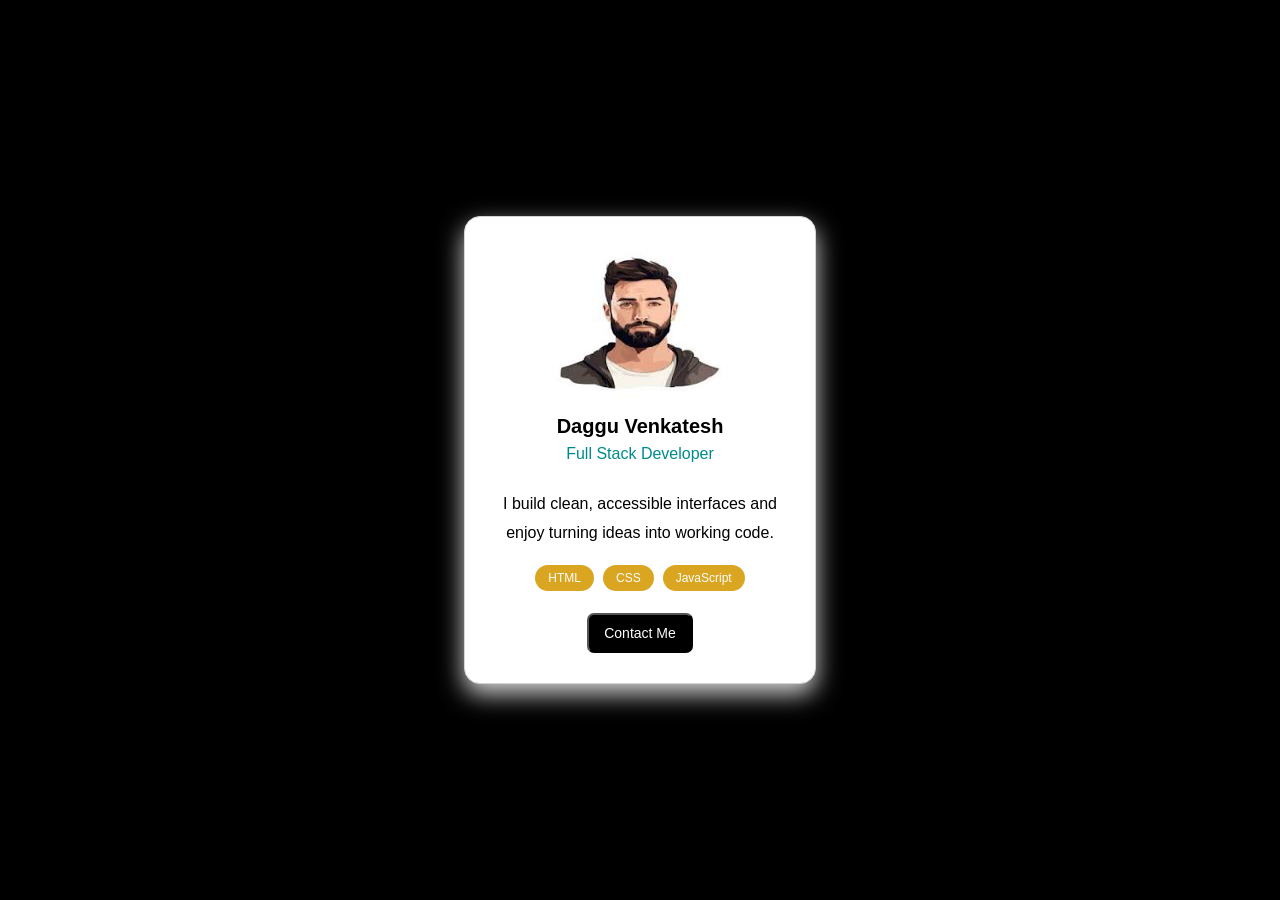
<file: CSS Project/index.html>
<!DOCTYPE html>
<html lang="en">
<head>
    <meta charset="UTF-8">
    <meta name="viewport" content="width=device-width, initial-scale=1.0">
    <title>Profile Card</title>
    <link rel="stylesheet" href="style.css">
</head>
<body>

    <div class="profile-card">

        <div class="avatar"><img src="avatar images.jpg" alt="Image of Male"></div>

        <h1>Daggu Venkatesh</h1>

        <p class="role">Full Stack Developer</p>

        <p class="description">
            I build clean, accessible interfaces and <br>
            enjoy turning ideas into working code.
        </p>

        <div class="skills">
            <span>HTML</span>
            <span>CSS</span>
            <span>JavaScript</span>
        </div>

        <button>Contact Me</button>

    </div>

</body>
</html>
</file>
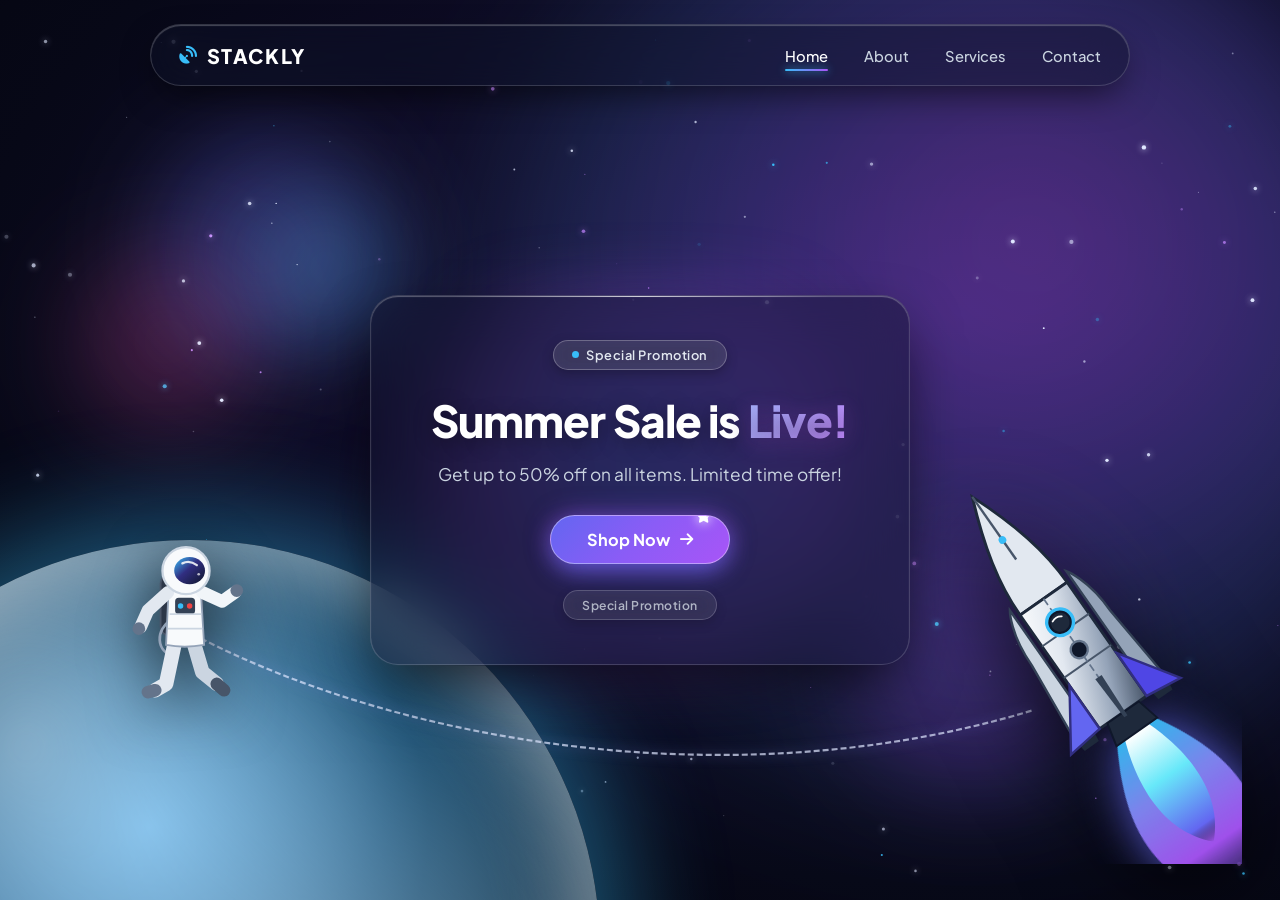
<file: Header and Banner/index.html>
<!DOCTYPE html>
<html lang="en">
<head>
  <meta charset="UTF-8" />
  <meta name="viewport" content="width=device-width, initial-scale=1.0" />
  <title>STACKLY | Summer Sale Cosmic Experience</title>

  <!-- Google Fonts & Font Awesome Icons -->
  <link rel="preconnect" href="https://fonts.googleapis.com">
  <link rel="preconnect" href="https://fonts.gstatic.com" crossorigin>
  <link href="https://fonts.googleapis.com/css2?family=Plus+Jakarta+Sans:ital,wght@0,300;0,400;0,500;0,600;0,700;0,800;1,700&display=swap" rel="stylesheet">
  <link rel="stylesheet" href="https://cdnjs.cloudflare.com/ajax/libs/font-awesome/6.4.0/css/all.min.css">

  <style>
    :root {
      --font-main: 'Plus Jakarta Sans', system-ui, -apple-system, sans-serif;
      --color-primary: #6366f1;
      --color-accent: #a855f7;
      --color-cyan: #38bdf8;
      --space-bg: #050614;
      --glass-bg: rgba(18, 20, 48, 0.45);
      --glass-border: rgba(255, 255, 255, 0.16);
      --glass-highlight: rgba(165, 180, 252, 0.2);
    }

    * {
      box-sizing: border-box;
      margin: 0;
      padding: 0;
    }

    body {
      font-family: var(--font-main);
      background-color: var(--space-bg);
      color: #ffffff;
      min-height: 100vh;
      overflow-x: hidden;
      position: relative;
      user-select: none;
    }

    /* -------------------------------------------------------------------------
       COSMIC CANVAS & SPACE ENVIRONMENT
       ------------------------------------------------------------------------- */
    .space-stage {
      position: fixed;
      inset: 0;
      width: 100vw;
      height: 100vh;
      overflow: hidden;
      z-index: 0;
      background: radial-gradient(ellipse 110% 90% at 75% 35%, #25124e 0%, #110d2c 35%, #070817 70%, #03040b 100%);
    }

    /* Dynamic Stars Canvas */
    #starsCanvas {
      position: absolute;
      inset: 0;
      width: 100%;
      height: 100%;
      pointer-events: none;
      z-index: 1;
    }

    /* Cosmic Nebula Swirls */
    .nebula-vortex {
      position: absolute;
      top: -15%;
      right: -10%;
      width: 80vw;
      max-width: 950px;
      height: 80vw;
      max-height: 950px;
      background: radial-gradient(circle at 60% 40%, rgba(168, 85, 247, 0.35) 0%, rgba(99, 102, 241, 0.25) 35%, rgba(56, 189, 248, 0.1) 60%, transparent 80%);
      filter: blur(60px);
      border-radius: 50%;
      animation: vortexSpin 40s linear infinite;
      mix-blend-mode: screen;
      pointer-events: none;
      z-index: 1;
    }

    @keyframes vortexSpin {
      0% { transform: rotate(0deg) scale(1); }
      50% { transform: rotate(180deg) scale(1.08); }
      100% { transform: rotate(360deg) scale(1); }
    }

    /* Ambient Glowing Bokeh Orbs */
    .bokeh-orb {
      position: absolute;
      border-radius: 50%;
      filter: blur(45px);
      pointer-events: none;
      z-index: 2;
      opacity: 0.65;
      mix-blend-mode: screen;
      animation: floatOrb 14s ease-in-out infinite alternate;
    }

    .orb-left-1 {
      width: 220px;
      height: 220px;
      background: rgba(99, 102, 241, 0.45);
      top: 15%;
      left: 12%;
    }

    .orb-left-2 {
      width: 180px;
      height: 180px;
      background: rgba(236, 72, 153, 0.35);
      top: 28%;
      left: 6%;
      animation-delay: -4s;
    }

    .orb-left-3 {
      width: 140px;
      height: 140px;
      background: rgba(56, 189, 248, 0.4);
      top: 22%;
      left: 20%;
      animation-delay: -7s;
    }

    .orb-right-1 {
      width: 260px;
      height: 260px;
      background: rgba(147, 51, 234, 0.35);
      bottom: 12%;
      right: 14%;
      animation-delay: -2s;
    }

    @keyframes floatOrb {
      0% { transform: translate(0, 0) scale(1); }
      50% { transform: translate(25px, -20px) scale(1.1); }
      100% { transform: translate(-18px, 22px) scale(0.95); }
    }

    /* Planet Earth Curved Horizon Rim */
    .earth-container {
      position: absolute;
      bottom: -460px;
      left: -220px;
      width: 820px;
      height: 820px;
      border-radius: 50%;
      background: radial-gradient(circle at 45% 35%, #5dade2 0%, #1b4f72 40%, #0d263a 75%, #050d18 100%);
      box-shadow: 
        0 0 100px 30px rgba(56, 189, 248, 0.4),
        inset 0 0 80px 20px rgba(255, 255, 255, 0.45);
      pointer-events: none;
      z-index: 2;
      overflow: hidden;
    }

    /* Earth Atmospheric Glow Arc */
    .earth-atmosphere {
      position: absolute;
      inset: -5px;
      border-radius: 50%;
      box-shadow: 0 0 55px 12px rgba(125, 211, 252, 0.75);
      pointer-events: none;
    }

    /* Atmosphere Clouds Pattern */
    .earth-texture {
      position: absolute;
      inset: 0;
      opacity: 0.55;
      background: radial-gradient(ellipse at 30% 25%, rgba(255,255,255,0.7) 0%, transparent 45%),
                  radial-gradient(ellipse at 65% 55%, rgba(255,255,255,0.55) 0%, transparent 50%),
                  radial-gradient(circle at 40% 65%, rgba(30, 144, 255, 0.4) 0%, transparent 60%);
      filter: blur(12px);
      animation: earthSpin 90s linear infinite;
    }

    @keyframes earthSpin {
      0% { transform: rotate(0deg); }
      100% { transform: rotate(360deg); }
    }

    /* -------------------------------------------------------------------------
       FLOATING ASTRONAUT & TETHER
       ------------------------------------------------------------------------- */
    .astronaut-wrapper {
      position: absolute;
      bottom: 24%;
      left: 17%;
      width: 170px;
      height: 220px;
      z-index: 15;
      pointer-events: auto;
      filter: drop-shadow(0 14px 28px rgba(0, 0, 0, 0.65));
      animation: astronautFloat 7s ease-in-out infinite;
      cursor: pointer;
      transition: transform 0.3s cubic-bezier(0.34, 1.56, 0.64, 1);
    }

    .astronaut-wrapper:hover {
      transform: scale(1.08) rotate(3deg);
    }

    @keyframes astronautFloat {
      0% {
        transform: translateY(0px) rotate(0deg);
      }
      50% {
        transform: translateY(-24px) rotate(4deg);
      }
      100% {
        transform: translateY(0px) rotate(0deg);
      }
    }

    /* Curved glowing lifeline tether connecting to rocket */
    .lifeline-svg {
      position: absolute;
      inset: 0;
      width: 100vw;
      height: 100vh;
      pointer-events: none;
      z-index: 12;
      overflow: visible;
    }

    .tether-path {
      fill: none;
      stroke: rgba(224, 231, 255, 0.7);
      stroke-width: 2.2;
      stroke-dasharray: 6 3;
      filter: drop-shadow(0 0 6px rgba(129, 140, 248, 0.8));
      animation: tetherGlow 3s ease-in-out infinite alternate;
    }

    @keyframes tetherGlow {
      0% {
        stroke: rgba(199, 210, 254, 0.55);
        stroke-width: 2;
      }
      100% {
        stroke: rgba(255, 255, 255, 0.95);
        stroke-width: 2.6;
        filter: drop-shadow(0 0 10px rgba(165, 180, 252, 1));
      }
    }

    /* -------------------------------------------------------------------------
       COSMIC ROCKET LAUNCH SHIP & ENGINE EXHAUST
       ------------------------------------------------------------------------- */
    .rocket-container {
      position: absolute;
      bottom: 6%;
      right: 7%;
      width: 380px;
      height: 520px;
      z-index: 14;
      pointer-events: none;
      transform-origin: center center;
      animation: rocketHover 4.5s ease-in-out infinite alternate;
    }

    @keyframes rocketHover {
      0% {
        transform: translateY(0px) rotate(0.5deg);
      }
      50% {
        transform: translateY(-16px) rotate(-1deg);
      }
      100% {
        transform: translateY(4px) rotate(1.5deg);
      }
    }

    .rocket-svg-element {
      width: 100%;
      height: 100%;
      filter: drop-shadow(0 20px 45px rgba(0, 0, 0, 0.8));
    }

    /* Exhaust Jet Stream Animations */
    .plume-outer {
      animation: plumePulse 0.4s ease-in-out infinite alternate;
      transform-origin: center top;
    }

    .plume-inner {
      animation: plumeInnerFlicker 0.25s linear infinite alternate;
      transform-origin: center top;
    }

    @keyframes plumePulse {
      0% {
        transform: scaleY(0.96) scaleX(0.94);
        opacity: 0.88;
      }
      100% {
        transform: scaleY(1.08) scaleX(1.04);
        opacity: 1;
      }
    }

    @keyframes plumeInnerFlicker {
      0% {
        transform: scaleY(0.92) scaleX(0.95);
        opacity: 0.9;
      }
      100% {
        transform: scaleY(1.12) scaleX(1.05);
        opacity: 1;
      }
    }

    /* -------------------------------------------------------------------------
       TOP NAVIGATION BAR
       ------------------------------------------------------------------------- */
    .navbar-container {
      position: fixed;
      top: 24px;
      left: 50%;
      transform: translateX(-50%);
      width: calc(100% - 48px);
      max-width: 980px;
      z-index: 100;
      transition: all 0.3s ease;
    }

    .navbar {
      display: flex;
      align-items: center;
      justify-content: space-between;
      height: 62px;
      padding: 0 28px;
      background: rgba(15, 18, 41, 0.45);
      backdrop-filter: blur(20px);
      -webkit-backdrop-filter: blur(20px);
      border: 1px solid rgba(255, 255, 255, 0.16);
      border-radius: 9999px;
      box-shadow: 
        0 14px 35px -8px rgba(0, 0, 0, 0.6),
        inset 0 1px 1px rgba(255, 255, 255, 0.25);
    }

    .brand-logo {
      font-size: 1.25rem;
      font-weight: 800;
      letter-spacing: 0.08em;
      color: #ffffff;
      text-decoration: none;
      display: flex;
      align-items: center;
      gap: 8px;
    }

    .brand-logo i {
      color: var(--color-cyan);
      font-size: 1.1rem;
    }

    .nav-links {
      display: flex;
      list-style: none;
      align-items: center;
      gap: 36px;
    }

    .nav-links li a {
      text-decoration: none;
      color: #cbd5e1;
      font-size: 0.92rem;
      font-weight: 500;
      transition: color 0.25s ease;
      position: relative;
      padding: 6px 0;
    }

    .nav-links li a::after {
      content: '';
      position: absolute;
      bottom: 0;
      left: 0;
      width: 0;
      height: 2px;
      background: linear-gradient(90deg, var(--color-cyan), #a855f7);
      border-radius: 2px;
      transition: width 0.3s ease;
      box-shadow: 0 0 8px var(--color-cyan);
    }

    .nav-links li a:hover,
    .nav-links li a.active {
      color: #ffffff;
    }

    .nav-links li a:hover::after,
    .nav-links li a.active::after {
      width: 100%;
    }

    .mobile-menu-btn {
      display: none;
      background: transparent;
      border: none;
      color: #ffffff;
      font-size: 1.2rem;
      cursor: pointer;
      padding: 8px;
    }

    /* -------------------------------------------------------------------------
       CENTERED GLASS BANNER CARD
       ------------------------------------------------------------------------- */
    .main-viewport {
      position: relative;
      min-height: 100vh;
      display: flex;
      align-items: center;
      justify-content: center;
      padding: 100px 24px 40px;
      z-index: 30;
      pointer-events: none;
    }

    .glass-card-wrapper {
      position: relative;
      width: 100%;
      max-width: 540px;
      pointer-events: auto;
      margin: 0 auto;
    }

    /* Ambient Outer Back-Glow */
    .glass-card-glow {
      position: absolute;
      inset: -15px;
      border-radius: 36px;
      background: radial-gradient(circle, rgba(99, 102, 241, 0.4) 0%, rgba(168, 85, 247, 0.25) 50%, transparent 75%);
      filter: blur(28px);
      z-index: -1;
      pointer-events: none;
    }

    .glass-card {
      position: relative;
      background: var(--glass-bg);
      backdrop-filter: blur(24px);
      -webkit-backdrop-filter: blur(24px);
      border: 1px solid var(--glass-border);
      border-radius: 28px;
      padding: 44px 38px;
      text-align: center;
      box-shadow: 
        0 24px 60px -12px rgba(0, 0, 0, 0.75),
        inset 0 1px 1px 0 rgba(255, 255, 255, 0.3);
      display: flex;
      flex-direction: column;
      align-items: center;
      overflow: hidden;
    }

    /* Subtle Card Top Highlight Line */
    .glass-card::before {
      content: '';
      position: absolute;
      top: 0;
      left: 15%;
      right: 15%;
      height: 1px;
      background: linear-gradient(90deg, transparent, rgba(255, 255, 255, 0.7), transparent);
    }

    /* Promotional Badges Top & Bottom */
    .promo-pill {
      display: inline-flex;
      align-items: center;
      gap: 7px;
      background: rgba(255, 255, 255, 0.12);
      backdrop-filter: blur(10px);
      -webkit-backdrop-filter: blur(10px);
      border: 1px solid rgba(255, 255, 255, 0.25);
      border-radius: 9999px;
      padding: 6px 18px;
      font-size: 0.8rem;
      font-weight: 600;
      letter-spacing: 0.04em;
      color: #e2e8f0;
      box-shadow: 0 4px 12px rgba(0, 0, 0, 0.25);
      margin-bottom: 24px;
    }

    .promo-pill-bottom {
      margin-top: 26px;
      margin-bottom: 0;
      opacity: 0.75;
      font-size: 0.76rem;
    }

    .pulse-dot {
      width: 7px;
      height: 7px;
      border-radius: 50%;
      background: #38bdf8;
      box-shadow: 0 0 0 0 rgba(56, 189, 248, 0.7);
      animation: pulseCyan 2s infinite;
    }

    @keyframes pulseCyan {
      0% { box-shadow: 0 0 0 0 rgba(56, 189, 248, 0.8); }
      70% { box-shadow: 0 0 0 7px rgba(56, 189, 248, 0); }
      100% { box-shadow: 0 0 0 0 rgba(56, 189, 248, 0); }
    }

    /* Headings & Text */
    .banner-title {
      font-size: clamp(2rem, 3.8vw, 2.75rem);
      font-weight: 800;
      line-height: 1.2;
      letter-spacing: -0.02em;
      margin-bottom: 14px;
      color: #ffffff;
      text-shadow: 0 4px 20px rgba(0, 0, 0, 0.4);
    }

    .banner-title .live-accent {
      background: linear-gradient(135deg, #a5b4fc 0%, #c084fc 100%);
      -webkit-background-clip: text;
      -webkit-text-fill-color: transparent;
      display: inline-block;
      filter: drop-shadow(0 2px 10px rgba(168, 85, 247, 0.4));
    }

    .banner-subtitle {
      font-size: clamp(0.95rem, 1.8vw, 1.08rem);
      font-weight: 400;
      color: #cbd5e1;
      line-height: 1.55;
      margin-bottom: 28px;
      max-width: 420px;
    }

    /* High Glow CTA Button with Shimmer Wave */
    .cta-btn {
      position: relative;
      display: inline-flex;
      align-items: center;
      justify-content: center;
      gap: 10px;
      background: linear-gradient(135deg, #6366f1 0%, #8b5cf6 50%, #a855f7 100%);
      color: #ffffff;
      font-size: 1.02rem;
      font-weight: 700;
      padding: 13px 36px;
      border-radius: 9999px;
      text-decoration: none;
      border: 1px solid rgba(255, 255, 255, 0.4);
      box-shadow: 
        0 10px 25px -4px rgba(99, 102, 241, 0.65),
        0 0 25px rgba(168, 85, 247, 0.5);
      cursor: pointer;
      overflow: hidden;
      transition: all 0.35s cubic-bezier(0.34, 1.56, 0.64, 1);
    }

    .cta-btn::before {
      content: '';
      position: absolute;
      top: 0;
      left: -120%;
      width: 60%;
      height: 100%;
      background: linear-gradient(90deg, transparent, rgba(255, 255, 255, 0.7), transparent);
      transform: skewX(-24deg);
      transition: none;
    }

    .cta-btn:hover {
      transform: translateY(-2px) scale(1.04);
      box-shadow: 
        0 14px 34px -4px rgba(99, 102, 241, 0.8),
        0 0 35px rgba(168, 85, 247, 0.7);
    }

    .cta-btn:hover::before {
      animation: btnGlint 0.9s ease-out;
    }

    .cta-btn:active {
      transform: translateY(0px) scale(0.99);
    }

    .cta-btn .btn-arrow {
      transition: transform 0.25s ease;
      font-size: 0.95rem;
    }

    .cta-btn:hover .btn-arrow {
      transform: translateX(4px);
    }

    @keyframes btnGlint {
      0% { left: -120%; }
      100% { left: 180%; }
    }

    /* Micro Star Sparkle on Button */
    .btn-sparkle {
      position: absolute;
      top: -6px;
      right: 18px;
      color: #ffffff;
      font-size: 0.85rem;
      filter: drop-shadow(0 0 6px #fff);
      animation: sparkleRotate 3s infinite linear;
    }

    @keyframes sparkleRotate {
      0% { transform: scale(0.7) rotate(0deg); opacity: 0.5; }
      50% { transform: scale(1.2) rotate(180deg); opacity: 1; }
      100% { transform: scale(0.7) rotate(360deg); opacity: 0.5; }
    }

    /* -------------------------------------------------------------------------
       TOAST FEEDBACK MESSAGE
       ------------------------------------------------------------------------- */
    .toast-msg {
      position: fixed;
      bottom: 24px;
      left: 50%;
      transform: translateX(-50%) translateY(30px);
      background: rgba(15, 18, 41, 0.92);
      backdrop-filter: blur(16px);
      -webkit-backdrop-filter: blur(16px);
      color: #e0e7ff;
      border: 1px solid rgba(99, 102, 241, 0.4);
      border-radius: 9999px;
      padding: 12px 24px;
      font-size: 0.92rem;
      font-weight: 600;
      box-shadow: 0 10px 30px rgba(0, 0, 0, 0.8);
      z-index: 200;
      opacity: 0;
      pointer-events: none;
      transition: all 0.35s cubic-bezier(0.16, 1, 0.3, 1);
      display: flex;
      align-items: center;
      gap: 10px;
    }

    .toast-msg.show {
      opacity: 1;
      transform: translateX(-50%) translateY(0);
    }

    /* -------------------------------------------------------------------------
       RESPONSIVE ADAPTATIONS
       ------------------------------------------------------------------------- */
    @media (max-width: 1280px) {
      .rocket-container {
        width: 320px;
        height: 440px;
        right: 3%;
        bottom: 4%;
      }
      .astronaut-wrapper {
        left: 10%;
        bottom: 20%;
        width: 145px;
        height: 190px;
      }
    }

    @media (max-width: 1024px) {
      .rocket-container {
        width: 270px;
        height: 380px;
        right: 1%;
        bottom: 3%;
        opacity: 0.85;
      }
      .astronaut-wrapper {
        left: 5%;
        bottom: 16%;
        width: 130px;
        height: 170px;
        opacity: 0.9;
      }
      .earth-container {
        width: 650px;
        height: 650px;
        bottom: -360px;
        left: -180px;
      }
    }

    @media (max-width: 820px) {
      .navbar-container {
        width: calc(100% - 32px);
        top: 16px;
      }
      .mobile-menu-btn {
        display: block;
      }
      .nav-links {
        position: absolute;
        top: 72px;
        left: 0;
        right: 0;
        background: rgba(15, 18, 41, 0.96);
        backdrop-filter: blur(24px);
        -webkit-backdrop-filter: blur(24px);
        border: 1px solid rgba(255, 255, 255, 0.15);
        border-radius: 20px;
        flex-direction: column;
        padding: 22px;
        gap: 16px;
        transform: translateY(-20px);
        opacity: 0;
        pointer-events: none;
        transition: all 0.3s ease;
      }
      .nav-links.open {
        transform: translateY(0);
        opacity: 1;
        pointer-events: auto;
      }
      .rocket-container {
        width: 230px;
        height: 320px;
        right: -30px;
        bottom: 2%;
        opacity: 0.45;
        z-index: 5;
      }
      .astronaut-wrapper {
        left: -20px;
        bottom: 10%;
        width: 110px;
        height: 145px;
        opacity: 0.5;
        z-index: 5;
      }
    }

    @media (max-width: 520px) {
      .glass-card {
        padding: 34px 22px;
        border-radius: 22px;
      }
      .banner-title {
        font-size: 1.85rem;
      }
      .banner-subtitle {
        font-size: 0.92rem;
      }
      .cta-btn {
        width: 100%;
        max-width: 250px;
      }
      .promo-pill-bottom {
        display: none;
      }
    }
  </style>
</head>
<body>
  <!-- BACKGROUND COSMIC STAGE -->
  <div class="space-stage">
    <!-- Nebula Vortex -->
    <div class="nebula-vortex"></div>

    <!-- Ambient Glowing Bokeh Particles -->
    <div class="bokeh-orb orb-left-1"></div>
    <div class="bokeh-orb orb-left-2"></div>
    <div class="bokeh-orb orb-left-3"></div>
    <div class="bokeh-orb orb-right-1"></div>

    <!-- Dynamic Stardust Particles Canvas -->
    <canvas id="starsCanvas"></canvas>

    <!-- Curved Earth Horizon -->
    <div class="earth-container">
      <div class="earth-atmosphere"></div>
      <div class="earth-texture"></div>
    </div>
  </div>

  <!-- FLOATING TETHER PATH SVG -->
  <svg class="lifeline-svg" id="lifelineSvg">
    <path class="tether-path" id="tetherPath" d="" />
  </svg>

  <!-- FLOATING ASTRONAUT (LEFT) -->
  <div class="astronaut-wrapper" id="astronautElement" title="Click astronaut to float!">
    <svg viewBox="0 0 160 200" fill="none" xmlns="http://www.w3.org/2000/svg" style="width: 100%; height: 100%;">
      <!-- Backpack / Life Support Unit -->
      <rect x="36" y="44" width="46" height="68" rx="10" fill="#2d3748" stroke="#4a5568" stroke-width="2"/>
      <rect x="42" y="52" width="14" height="24" rx="4" fill="#1a202c"/>
      <rect x="62" y="52" width="14" height="24" rx="4" fill="#1a202c"/>
      
      <!-- Oxygen Hose -->
      <path d="M48 94 C 30 105, 30 130, 52 135" stroke="#94a3b8" stroke-width="3" fill="none" stroke-linecap="round"/>

      <!-- Left Leg -->
      <path d="M52 118 L42 165 L30 172" stroke="#e2e8f0" stroke-width="16" stroke-linecap="round" stroke-linejoin="round"/>
      <path d="M30 172 L22 174" stroke="#64748b" stroke-width="14" stroke-linecap="round"/>
      
      <!-- Right Leg (Bent) -->
      <path d="M72 118 L82 152 L98 165" stroke="#cbd5e1" stroke-width="16" stroke-linecap="round" stroke-linejoin="round"/>
      <path d="M98 165 L106 172" stroke="#475569" stroke-width="14" stroke-linecap="round"/>

      <!-- Torso Spacesuit -->
      <path d="M45 56 Q62 50 80 56 L84 122 Q62 126 42 122 Z" fill="#f8fafc" stroke="#94a3b8" stroke-width="2"/>
      <rect x="52" y="70" width="22" height="18" rx="4" fill="#334155"/>
      <circle cx="58" cy="79" r="3" fill="#38bdf8"/>
      <circle cx="68" cy="79" r="3" fill="#ef4444"/>

      <!-- Suit Seam Details -->
      <path d="M46 88 L81 88" stroke="#cbd5e1" stroke-width="1.8"/>
      <path d="M44 104 L82 104" stroke="#cbd5e1" stroke-width="1.8"/>

      <!-- Left Arm (Reaching forward) -->
      <path d="M44 64 L22 84 L14 102" stroke="#e2e8f0" stroke-width="14" stroke-linecap="round" stroke-linejoin="round"/>
      <circle cx="12" cy="104" r="7" fill="#64748b"/>

      <!-- Right Arm (Raised in wave) -->
      <path d="M82 64 L104 74 L118 64" stroke="#f1f5f9" stroke-width="14" stroke-linecap="round" stroke-linejoin="round"/>
      <circle cx="120" cy="62" r="7" fill="#64748b"/>

      <!-- Helmet Outer -->
      <circle cx="64" cy="40" r="26" fill="#f8fafc" stroke="#cbd5e1" stroke-width="2.5"/>
      
      <!-- Reflective Gold/Indigo Visor -->
      <ellipse cx="68" cy="40" rx="17" ry="15" fill="url(#visorGradient)"/>
      
      <!-- Visor Specular Reflection -->
      <path d="M60 32 Q68 28 76 34" stroke="#ffffff" stroke-width="2.5" stroke-linecap="round" fill="none" opacity="0.85"/>
      <circle cx="78" cy="44" r="1.5" fill="#ffffff" opacity="0.7"/>

      <defs>
        <linearGradient id="visorGradient" x1="0%" y1="0%" x2="100%" y2="100%">
          <stop offset="0%" stop-color="#38bdf8"/>
          <stop offset="45%" stop-color="#312e81"/>
          <stop offset="100%" stop-color="#0f172a"/>
        </linearGradient>
      </defs>
    </svg>
  </div>

  <!-- ASCENDING SPACE ROCKET (RIGHT) -->
  <div class="rocket-container" id="rocketElement">
    <svg class="rocket-svg-element" viewBox="0 0 320 460" fill="none" xmlns="http://www.w3.org/2000/svg">
      <defs>
        <!-- Metallic Hull Gradient -->
        <linearGradient id="rocketBodyGradient" x1="0%" y1="0%" x2="100%" y2="100%">
          <stop offset="0%" stop-color="#f8fafc"/>
          <stop offset="30%" stop-color="#e2e8f0"/>
          <stop offset="70%" stop-color="#94a3b8"/>
          <stop offset="100%" stop-color="#475569"/>
        </linearGradient>

        <!-- Exhaust Flame Gradients -->
        <linearGradient id="flameOuterGrad" x1="50%" y1="0%" x2="50%" y2="100%">
          <stop offset="0%" stop-color="#38bdf8"/>
          <stop offset="30%" stop-color="#818cf8"/>
          <stop offset="65%" stop-color="#a855f7"/>
          <stop offset="100%" stop-color="transparent"/>
        </linearGradient>

        <linearGradient id="flameCoreGrad" x1="50%" y1="0%" x2="50%" y2="100%">
          <stop offset="0%" stop-color="#ffffff"/>
          <stop offset="40%" stop-color="#67e8f9"/>
          <stop offset="85%" stop-color="#6366f1"/>
          <stop offset="100%" stop-color="transparent"/>
        </linearGradient>
      </defs>

      <!-- EXHAUST PLUME STREAM (Behind rocket) -->
      <g id="rocketExhaust" transform="rotate(-35, 160, 240)">
        <!-- Outer Glowing Plasma Fire -->
        <path class="plume-outer" d="M135 340 C100 400, 70 480, 160 560 C250 480, 220 400, 185 340 Z" fill="url(#flameOuterGrad)" opacity="0.95" filter="drop-shadow(0 0 25px rgba(99, 102, 241, 0.9))"/>
        
        <!-- Inner Core Hyper-Thrust Fire -->
        <path class="plume-inner" d="M145 340 C130 380, 120 440, 160 480 C200 440, 190 380, 175 340 Z" fill="url(#flameCoreGrad)"/>
      </g>

      <!-- ROCKET FUSELAGE (Angled 35deg upward toward top-right) -->
      <g transform="rotate(-35, 160, 240)">
        <!-- Left Side Booster Rocket -->
        <path d="M110 220 C110 180, 124 160, 124 160 L124 290 L102 310 Z" fill="#cbd5e1" stroke="#334155" stroke-width="2.5"/>
        <path d="M102 310 L124 310 L122 325 L104 325 Z" fill="#1e293b"/>

        <!-- Right Side Booster Rocket -->
        <path d="M210 220 C210 180, 196 160, 196 160 L196 290 L218 310 Z" fill="#94a3b8" stroke="#334155" stroke-width="2.5"/>
        <path d="M196 310 L218 310 L216 325 L198 325 Z" fill="#1e293b"/>

        <!-- Main Center Fuselage -->
        <!-- Nosecone -->
        <path d="M160 40 C140 90, 130 130, 130 170 L190 170 C190 130, 180 90, 160 40 Z" fill="#e2e8f0" stroke="#1e293b" stroke-width="3"/>
        <path d="M160 40 L160 120" stroke="#475569" stroke-width="2.5"/>
        <circle cx="160" cy="95" r="4" fill="#38bdf8"/>

        <!-- Center Body Column -->
        <rect x="130" y="170" width="60" height="145" fill="url(#rocketBodyGradient)" stroke="#1e293b" stroke-width="3"/>

        <!-- Technical Panel Lines & Details -->
        <line x1="130" y1="210" x2="190" y2="210" stroke="#475569" stroke-width="2"/>
        <line x1="130" y1="250" x2="190" y2="250" stroke="#475569" stroke-width="2"/>
        <line x1="160" y1="170" x2="160" y2="315" stroke="#64748b" stroke-width="1.8" stroke-dasharray="8 4"/>

        <!-- Round Observation Porthole -->
        <circle cx="160" cy="200" r="14" fill="#0f172a" stroke="#38bdf8" stroke-width="3.5"/>
        <circle cx="160" cy="200" r="10" fill="#1e293b"/>
        <path d="M154 195 Q160 192 165 196" stroke="#ffffff" stroke-width="1.8" stroke-linecap="round" fill="none"/>

        <!-- Secondary Porthole -->
        <circle cx="160" cy="235" r="9" fill="#0f172a" stroke="#64748b" stroke-width="2.5"/>

        <!-- Main Engine Bells / Nozzle -->
        <path d="M140 315 L134 340 L186 340 L180 315 Z" fill="#1e293b" stroke="#0f172a" stroke-width="2"/>

        <!-- Fins & Wings -->
        <path d="M130 260 L90 320 L130 315 Z" fill="#6366f1" stroke="#312e81" stroke-width="2.5"/>
        <path d="M190 260 L230 320 L190 315 Z" fill="#4f46e5" stroke="#312e81" stroke-width="2.5"/>
        <path d="M156 270 L164 270 L162 320 L158 320 Z" fill="#334155"/>
      </g>
    </svg>
  </div>

  <!-- FIXED GLASSMORPHIC NAVBAR -->
  <header class="navbar-container">
    <nav class="navbar">
      <a href="#home" class="brand-logo">
        <i class="fa-solid fa-satellite-dish"></i>
        <span>STACKLY</span>
      </a>

      <!-- Mobile Hamburger Button -->
      <button class="mobile-menu-btn" id="mobileMenuBtn" aria-label="Toggle navigation">
        <i class="fa-solid fa-bars" id="menuIcon"></i>
      </button>

      <ul class="nav-links" id="navLinks">
        <li><a href="#home" class="active">Home</a></li>
        <li><a href="#about">About</a></li>
        <li><a href="#services">Services</a></li>
        <li><a href="#contact">Contact</a></li>
      </ul>
    </nav>
  </header>

  <!-- CENTERED GLASS HERO BANNER -->
  <main class="main-viewport">
    <div class="glass-card-wrapper">
      <div class="glass-card-glow"></div>
      
      <section class="glass-card">
        <!-- Top Pill Badge -->
        <div class="promo-pill">
          <span class="pulse-dot"></span>
          <span>Special Promotion</span>
        </div>

        <!-- Main Headline -->
        <h1 class="banner-title">
          Summer Sale is <span class="live-accent">Live!</span>
        </h1>

        <!-- Subheading -->
        <p class="banner-subtitle">
          Get up to 50% off on all items. Limited time offer!
        </p>

        <!-- Shimmering Gradient CTA Button -->
        <a href="#shop" class="cta-btn" id="shopBtn" onclick="handleCtaClick(event)">
          <i class="fa-solid fa-star btn-sparkle"></i>
          <span>Shop Now</span>
          <i class="fa-solid fa-arrow-right btn-arrow"></i>
        </a>

        <!-- Bottom Pill Accent (matches screenshot) -->
        <div class="promo-pill promo-pill-bottom">
          <span>Special Promotion</span>
        </div>
      </section>
    </div>
  </main>

  <!-- Notification Toast feedback -->
  <div class="toast-msg" id="toastMsg">
    <i class="fa-solid fa-rocket" style="color: #38bdf8;"></i>
    <span>Launching Summer Sale Deals... 🚀</span>
  </div>

  <script>
    // -------------------------------------------------------------------------
    // Mobile Drawer Toggle
    // -------------------------------------------------------------------------
    const mobileMenuBtn = document.getElementById('mobileMenuBtn');
    const navLinks = document.getElementById('navLinks');
    const menuIcon = document.getElementById('menuIcon');

    mobileMenuBtn.addEventListener('click', () => {
      const isOpen = navLinks.classList.toggle('open');
      menuIcon.classList.toggle('fa-bars', !isOpen);
      menuIcon.classList.toggle('fa-xmark', isOpen);
    });

    navLinks.querySelectorAll('a').forEach(link => {
      link.addEventListener('click', () => {
        navLinks.querySelectorAll('a').forEach(a => a.classList.remove('active'));
        link.classList.add('active');
        if (navLinks.classList.contains('open')) {
          navLinks.classList.remove('open');
          menuIcon.classList.add('fa-bars');
          menuIcon.classList.remove('fa-xmark');
        }
      });
    });

    // -------------------------------------------------------------------------
    // Canvas Twinkling Starfield & Shooting Stars
    // -------------------------------------------------------------------------
    const canvas = document.getElementById('starsCanvas');
    const ctx = canvas.getContext('2d');
    let width = (canvas.width = window.innerWidth);
    let height = (canvas.height = window.innerHeight);

    let stars = [];
    const starCount = Math.min(Math.floor((width * height) / 8000), 160);

    class Star {
      constructor() {
        this.reset();
      }
      reset() {
        this.x = Math.random() * width;
        this.y = Math.random() * height;
        this.size = Math.random() * 1.8 + 0.4;
        this.alpha = Math.random() * 0.7 + 0.3;
        this.twinkleSpeed = Math.random() * 0.02 + 0.006;
        this.phase = Math.random() * Math.PI * 2;
        this.color = Math.random() > 0.3 ? '#e0e7ff' : (Math.random() > 0.5 ? '#38bdf8' : '#c084fc');
      }
      update() {
        this.phase += this.twinkleSpeed;
      }
      draw() {
        const bright = Math.max(0.15, this.alpha + Math.sin(this.phase) * 0.35);
        ctx.beginPath();
        ctx.arc(this.x, this.y, this.size, 0, Math.PI * 2);
        ctx.fillStyle = this.color;
        ctx.globalAlpha = bright;
        ctx.shadowBlur = this.size > 1.2 ? 6 : 0;
        ctx.shadowColor = this.color;
        ctx.fill();
        ctx.globalAlpha = 1;
        ctx.shadowBlur = 0;
      }
    }

    // Occasional shooting meteor star
    let shootingStar = null;
    function spawnShootingStar() {
      shootingStar = {
        x: Math.random() * width * 0.7,
        y: Math.random() * height * 0.4,
        length: Math.random() * 120 + 80,
        speed: Math.random() * 10 + 12,
        angle: Math.PI / 4 + (Math.random() - 0.5) * 0.2,
        life: 1.0,
        decay: Math.random() * 0.015 + 0.01
      };
    }

    function initStars() {
      stars = [];
      for (let i = 0; i < starCount; i++) {
        stars.push(new Star());
      }
    }

    function renderSpace() {
      ctx.clearRect(0, 0, width, height);

      // Render ambient stars
      stars.forEach(s => {
        s.update();
        s.draw();
      });

      // Render meteor if active
      if (shootingStar) {
        shootingStar.x += Math.cos(shootingStar.angle) * shootingStar.speed;
        shootingStar.y += Math.sin(shootingStar.angle) * shootingStar.speed;
        shootingStar.life -= shootingStar.decay;

        const tailX = shootingStar.x - Math.cos(shootingStar.angle) * shootingStar.length;
        const tailY = shootingStar.y - Math.sin(shootingStar.angle) * shootingStar.length;

        const meteorGrad = ctx.createLinearGradient(shootingStar.x, shootingStar.y, tailX, tailY);
        meteorGrad.addColorStop(0, `rgba(255, 255, 255, ${shootingStar.life})`);
        meteorGrad.addColorStop(0.3, `rgba(56, 189, 248, ${shootingStar.life * 0.7})`);
        meteorGrad.addColorStop(1, 'transparent');

        ctx.beginPath();
        ctx.moveTo(shootingStar.x, shootingStar.y);
        ctx.lineTo(tailX, tailY);
        ctx.strokeStyle = meteorGrad;
        ctx.lineWidth = 2.2;
        ctx.stroke();

        if (shootingStar.life <= 0 || shootingStar.x > width || shootingStar.y > height) {
          shootingStar = null;
        }
      } else if (Math.random() < 0.008) {
        spawnShootingStar();
      }

      requestAnimationFrame(renderSpace);
    }

    // -------------------------------------------------------------------------
    // Dynamic Curved Lifeline Tether Connecting Astronaut to Rocket
    // -------------------------------------------------------------------------
    const tetherPath = document.getElementById('tetherPath');
    const astronautEl = document.getElementById('astronautElement');
    const rocketEl = document.getElementById('rocketElement');

    function updateTether() {
      if (!astronautEl || !rocketEl || !tetherPath) return;

      const astroRect = astronautEl.getBoundingClientRect();
      const rocketRect = rocketEl.getBoundingClientRect();

      // Astronaut origin at backpack base
      const startX = astroRect.left + astroRect.width * 0.45;
      const startY = astroRect.top + astroRect.height * 0.55;

      // Rocket attachment near base booster wing
      const endX = rocketRect.left + rocketRect.width * 0.35;
      const endY = rocketRect.top + rocketRect.height * 0.65;

      // Curved sweeping natural slack line dipping dynamically below the card
      const c1X = startX + (endX - startX) * 0.25;
      const c1Y = startY + 110;
      const c2X = startX + (endX - startX) * 0.65;
      const c2Y = endY + 90;

      tetherPath.setAttribute('d', `M ${startX} ${startY} C ${c1X} ${c1Y}, ${c2X} ${c2Y}, ${endX} ${endY}`);

      requestAnimationFrame(updateTether);
    }

    // -------------------------------------------------------------------------
    // Interactive CTA Handler
    // -------------------------------------------------------------------------
    function handleCtaClick(e) {
      e.preventDefault();
      const toast = document.getElementById('toastMsg');
      toast.classList.add('show');
      setTimeout(() => {
        toast.classList.remove('show');
      }, 2600);
    }

    // Astronaut playful zero-g nudge interaction
    astronautEl.addEventListener('click', () => {
      astronautEl.style.transition = 'transform 0.8s cubic-bezier(0.34, 1.56, 0.64, 1)';
      astronautEl.style.transform = 'translateY(-50px) rotate(-18deg) scale(1.15)';
      setTimeout(() => {
        astronautEl.style.transition = '';
        astronautEl.style.transform = '';
      }, 1000);
    });

    // Handle screen resize
    window.addEventListener('resize', () => {
      width = canvas.width = window.innerWidth;
      height = canvas.height = window.innerHeight;
      initStars();
    });

    // Initialize environment
    window.addEventListener('DOMContentLoaded', () => {
      initStars();
      renderSpace();
      updateTether();
    });
  </script>
</body>
</html>
</file>
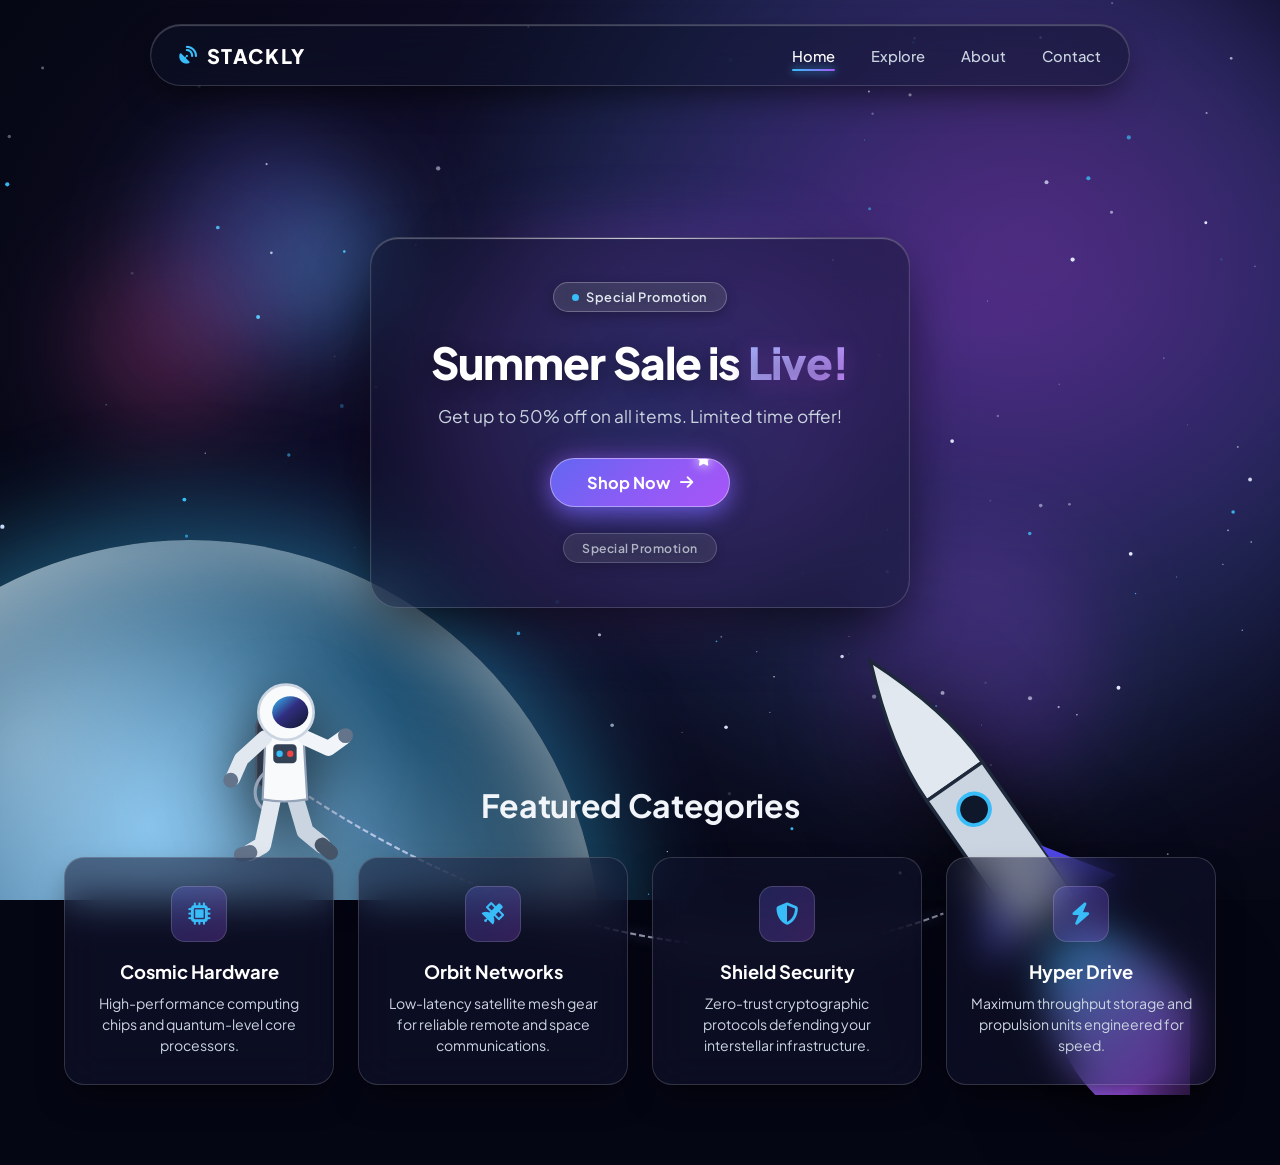
<file: Header, Banner, Cards/index.html>
<!DOCTYPE html>
<html lang="en">
<head>
  <meta charset="UTF-8" />
  <meta name="viewport" content="width=device-width, initial-scale=1.0" />
  <title>STACKLY | Summer Sale Cosmic Experience</title>

  <!-- Google Fonts & Font Awesome Icons -->
  <link rel="preconnect" href="https://fonts.googleapis.com">
  <link rel="preconnect" href="https://fonts.gstatic.com" crossorigin>
  <link href="https://fonts.googleapis.com/css2?family=Plus+Jakarta+Sans:ital,wght@0,300;0,400;0,500;0,600;0,700;0,800;1,700&display=swap" rel="stylesheet">
  <link rel="stylesheet" href="https://cdnjs.cloudflare.com/ajax/libs/font-awesome/6.4.0/css/all.min.css">

  <style>
    :root {
      --font-main: 'Plus Jakarta Sans', system-ui, -apple-system, sans-serif;
      --color-primary: #6366f1;
      --color-accent: #a855f7;
      --color-cyan: #38bdf8;
      --space-bg: #050614;
      --glass-bg: rgba(18, 20, 48, 0.45);
      --glass-border: rgba(255, 255, 255, 0.16);
      --glass-highlight: rgba(165, 180, 252, 0.2);
    }

    * {
      box-sizing: border-box;
      margin: 0;
      padding: 0;
    }

    body {
      font-family: var(--font-main);
      background-color: var(--space-bg);
      color: #ffffff;
      min-height: 100vh;
      overflow-x: hidden;
      position: relative;
      user-select: none;
    }

    /* -------------------------------------------------------------------------
       COSMIC CANVAS & SPACE ENVIRONMENT
       ------------------------------------------------------------------------- */
    .space-stage {
      position: fixed;
      inset: 0;
      width: 100vw;
      height: 100vh;
      overflow: hidden;
      z-index: 0;
      background: radial-gradient(ellipse 110% 90% at 75% 35%, #25124e 0%, #110d2c 35%, #070817 70%, #03040b 100%);
    }

    #starsCanvas {
      position: absolute;
      inset: 0;
      width: 100%;
      height: 100%;
      pointer-events: none;
      z-index: 1;
    }

    .nebula-vortex {
      position: absolute;
      top: -15%;
      right: -10%;
      width: 80vw;
      max-width: 950px;
      height: 80vw;
      max-height: 950px;
      background: radial-gradient(circle at 60% 40%, rgba(168, 85, 247, 0.35) 0%, rgba(99, 102, 241, 0.25) 35%, rgba(56, 189, 248, 0.1) 60%, transparent 80%);
      filter: blur(60px);
      border-radius: 50%;
      animation: vortexSpin 40s linear infinite;
      mix-blend-mode: screen;
      pointer-events: none;
      z-index: 1;
    }

    @keyframes vortexSpin {
      0% { transform: rotate(0deg) scale(1); }
      50% { transform: rotate(180deg) scale(1.08); }
      100% { transform: rotate(360deg) scale(1); }
    }

    .bokeh-orb {
      position: absolute;
      border-radius: 50%;
      filter: blur(45px);
      pointer-events: none;
      z-index: 2;
      opacity: 0.65;
      mix-blend-mode: screen;
      animation: floatOrb 14s ease-in-out infinite alternate;
    }

    .orb-left-1 { width: 220px; height: 220px; background: rgba(99, 102, 241, 0.45); top: 15%; left: 12%; }
    .orb-left-2 { width: 180px; height: 180px; background: rgba(236, 72, 153, 0.35); top: 28%; left: 6%; animation-delay: -4s; }
    .orb-left-3 { width: 140px; height: 140px; background: rgba(56, 189, 248, 0.4); top: 22%; left: 20%; animation-delay: -7s; }
    .orb-right-1 { width: 260px; height: 260px; background: rgba(147, 51, 234, 0.35); bottom: 12%; right: 14%; animation-delay: -2s; }

    @keyframes floatOrb {
      0% { transform: translate(0, 0) scale(1); }
      50% { transform: translate(25px, -20px) scale(1.1); }
      100% { transform: translate(-18px, 22px) scale(0.95); }
    }

    .earth-container {
      position: absolute;
      bottom: -460px;
      left: -220px;
      width: 820px;
      height: 820px;
      border-radius: 50%;
      background: radial-gradient(circle at 45% 35%, #5dade2 0%, #1b4f72 40%, #0d263a 75%, #050d18 100%);
      box-shadow: 0 0 100px 30px rgba(56, 189, 248, 0.4), inset 0 0 80px 20px rgba(255, 255, 255, 0.45);
      pointer-events: none;
      z-index: 2;
      overflow: hidden;
    }

    .earth-atmosphere {
      position: absolute;
      inset: -5px;
      border-radius: 50%;
      box-shadow: 0 0 55px 12px rgba(125, 211, 252, 0.75);
      pointer-events: none;
    }

    .earth-texture {
      position: absolute;
      inset: 0;
      opacity: 0.55;
      background: radial-gradient(ellipse at 30% 25%, rgba(255,255,255,0.7) 0%, transparent 45%),
                  radial-gradient(ellipse at 65% 55%, rgba(255,255,255,0.55) 0%, transparent 50%),
                  radial-gradient(circle at 40% 65%, rgba(30, 144, 255, 0.4) 0%, transparent 60%);
      filter: blur(12px);
      animation: earthSpin 90s linear infinite;
    }

    @keyframes earthSpin {
      0% { transform: rotate(0deg); }
      100% { transform: rotate(360deg); }
    }

    /* -------------------------------------------------------------------------
       FLOATING ASTRONAUT & ROCKET
       ------------------------------------------------------------------------- */
    .astronaut-wrapper {
      position: absolute;
      bottom: 24%;
      left: 17%;
      width: 170px;
      height: 220px;
      z-index: 15;
      pointer-events: auto;
      filter: drop-shadow(0 14px 28px rgba(0, 0, 0, 0.65));
      animation: astronautFloat 7s ease-in-out infinite;
      cursor: pointer;
      transition: transform 0.3s cubic-bezier(0.34, 1.56, 0.64, 1);
    }

    .astronaut-wrapper:hover {
      transform: scale(1.08) rotate(3deg);
    }

    @keyframes astronautFloat {
      0% { transform: translateY(0px) rotate(0deg); }
      50% { transform: translateY(-24px) rotate(4deg); }
      100% { transform: translateY(0px) rotate(0deg); }
    }

    .lifeline-svg {
      position: absolute;
      inset: 0;
      width: 100vw;
      height: 100vh;
      pointer-events: none;
      z-index: 12;
      overflow: visible;
    }

    .tether-path {
      fill: none;
      stroke: rgba(224, 231, 255, 0.7);
      stroke-width: 2.2;
      stroke-dasharray: 6 3;
      filter: drop-shadow(0 0 6px rgba(129, 140, 248, 0.8));
      animation: tetherGlow 3s ease-in-out infinite alternate;
    }

    @keyframes tetherGlow {
      0% { stroke: rgba(199, 210, 254, 0.55); stroke-width: 2; }
      100% { stroke: rgba(255, 255, 255, 0.95); stroke-width: 2.6; filter: drop-shadow(0 0 10px rgba(165, 180, 252, 1)); }
    }

    .rocket-container {
      position: absolute;
      bottom: 6%;
      right: 7%;
      width: 380px;
      height: 520px;
      z-index: 14;
      pointer-events: none;
      transform-origin: center center;
      animation: rocketHover 4.5s ease-in-out infinite alternate;
    }

    @keyframes rocketHover {
      0% { transform: translateY(0px) rotate(0.5deg); }
      50% { transform: translateY(-16px) rotate(-1deg); }
      100% { transform: translateY(4px) rotate(1.5deg); }
    }

    .rocket-svg-element {
      width: 100%;
      height: 100%;
      filter: drop-shadow(0 20px 45px rgba(0, 0, 0, 0.8));
    }

    .plume-outer {
      animation: plumePulse 0.4s ease-in-out infinite alternate;
      transform-origin: center top;
    }

    .plume-inner {
      animation: plumeInnerFlicker 0.25s linear infinite alternate;
      transform-origin: center top;
    }

    @keyframes plumePulse {
      0% { transform: scaleY(0.96) scaleX(0.94); opacity: 0.88; }
      100% { transform: scaleY(1.08) scaleX(1.04); opacity: 1; }
    }

    @keyframes plumeInnerFlicker {
      0% { transform: scaleY(0.92) scaleX(0.95); opacity: 0.9; }
      100% { transform: scaleY(1.12) scaleX(1.05); opacity: 1; }
    }

    /* -------------------------------------------------------------------------
       TOP NAVIGATION BAR
       ------------------------------------------------------------------------- */
    .navbar-container {
      position: fixed;
      top: 24px;
      left: 50%;
      transform: translateX(-50%);
      width: calc(100% - 48px);
      max-width: 980px;
      z-index: 100;
      transition: all 0.3s ease;
    }

    .navbar {
      display: flex;
      align-items: center;
      justify-content: space-between;
      height: 62px;
      padding: 0 28px;
      background: rgba(15, 18, 41, 0.45);
      backdrop-filter: blur(20px);
      -webkit-backdrop-filter: blur(20px);
      border: 1px solid rgba(255, 255, 255, 0.16);
      border-radius: 9999px;
      box-shadow: 0 14px 35px -8px rgba(0, 0, 0, 0.6), inset 0 1px 1px rgba(255, 255, 255, 0.25);
    }

    .brand-logo {
      font-size: 1.25rem;
      font-weight: 800;
      letter-spacing: 0.08em;
      color: #ffffff;
      text-decoration: none;
      display: flex;
      align-items: center;
      gap: 8px;
    }

    .brand-logo i {
      color: var(--color-cyan);
      font-size: 1.1rem;
    }

    .nav-links {
      display: flex;
      list-style: none;
      align-items: center;
      gap: 36px;
    }

    .nav-links li a {
      text-decoration: none;
      color: #cbd5e1;
      font-size: 0.92rem;
      font-weight: 500;
      transition: color 0.25s ease;
      position: relative;
      padding: 6px 0;
    }

    .nav-links li a::after {
      content: '';
      position: absolute;
      bottom: 0;
      left: 0;
      width: 0;
      height: 2px;
      background: linear-gradient(90deg, var(--color-cyan), #a855f7);
      border-radius: 2px;
      transition: width 0.3s ease;
      box-shadow: 0 0 8px var(--color-cyan);
    }

    .nav-links li a:hover,
    .nav-links li a.active {
      color: #ffffff;
    }

    .nav-links li a:hover::after,
    .nav-links li a.active::after {
      width: 100%;
    }

    .mobile-menu-btn {
      display: none;
      background: transparent;
      border: none;
      color: #ffffff;
      font-size: 1.2rem;
      cursor: pointer;
      padding: 8px;
    }

    /* -------------------------------------------------------------------------
       HERO BANNER SECTION
       ------------------------------------------------------------------------- */
    .main-viewport {
      position: relative;
      min-height: 85vh;
      display: flex;
      align-items: center;
      justify-content: center;
      padding: 120px 24px 40px;
      z-index: 30;
      pointer-events: none;
    }

    .glass-card-wrapper {
      position: relative;
      width: 100%;
      max-width: 540px;
      pointer-events: auto;
      margin: 0 auto;
    }

    .glass-card-glow {
      position: absolute;
      inset: -15px;
      border-radius: 36px;
      background: radial-gradient(circle, rgba(99, 102, 241, 0.4) 0%, rgba(168, 85, 247, 0.25) 50%, transparent 75%);
      filter: blur(28px);
      z-index: -1;
      pointer-events: none;
    }

    .glass-card {
      position: relative;
      background: var(--glass-bg);
      backdrop-filter: blur(24px);
      -webkit-backdrop-filter: blur(24px);
      border: 1px solid var(--glass-border);
      border-radius: 28px;
      padding: 44px 38px;
      text-align: center;
      box-shadow: 0 24px 60px -12px rgba(0, 0, 0, 0.75), inset 0 1px 1px 0 rgba(255, 255, 255, 0.3);
      display: flex;
      flex-direction: column;
      align-items: center;
      overflow: hidden;
    }

    .glass-card::before {
      content: '';
      position: absolute;
      top: 0;
      left: 15%;
      right: 15%;
      height: 1px;
      background: linear-gradient(90deg, transparent, rgba(255, 255, 255, 0.7), transparent);
    }

    .promo-pill {
      display: inline-flex;
      align-items: center;
      gap: 7px;
      background: rgba(255, 255, 255, 0.12);
      backdrop-filter: blur(10px);
      -webkit-backdrop-filter: blur(10px);
      border: 1px solid rgba(255, 255, 255, 0.25);
      border-radius: 9999px;
      padding: 6px 18px;
      font-size: 0.8rem;
      font-weight: 600;
      letter-spacing: 0.04em;
      color: #e2e8f0;
      box-shadow: 0 4px 12px rgba(0, 0, 0, 0.25);
      margin-bottom: 24px;
    }

    .promo-pill-bottom {
      margin-top: 26px;
      margin-bottom: 0;
      opacity: 0.75;
      font-size: 0.76rem;
    }

    .pulse-dot {
      width: 7px;
      height: 7px;
      border-radius: 50%;
      background: #38bdf8;
      box-shadow: 0 0 0 0 rgba(56, 189, 248, 0.7);
      animation: pulseCyan 2s infinite;
    }

    @keyframes pulseCyan {
      0% { box-shadow: 0 0 0 0 rgba(56, 189, 248, 0.8); }
      70% { box-shadow: 0 0 0 7px rgba(56, 189, 248, 0); }
      100% { box-shadow: 0 0 0 0 rgba(56, 189, 248, 0); }
    }

    .banner-title {
      font-size: clamp(2rem, 3.8vw, 2.75rem);
      font-weight: 800;
      line-height: 1.2;
      letter-spacing: -0.02em;
      margin-bottom: 14px;
      color: #ffffff;
      text-shadow: 0 4px 20px rgba(0, 0, 0, 0.4);
    }

    .banner-title .live-accent {
      background: linear-gradient(135deg, #a5b4fc 0%, #c084fc 100%);
      -webkit-background-clip: text;
      -webkit-text-fill-color: transparent;
      display: inline-block;
      filter: drop-shadow(0 2px 10px rgba(168, 85, 247, 0.4));
    }

    .banner-subtitle {
      font-size: clamp(0.95rem, 1.8vw, 1.08rem);
      font-weight: 400;
      color: #cbd5e1;
      line-height: 1.55;
      margin-bottom: 28px;
      max-width: 420px;
    }

    .cta-btn {
      position: relative;
      display: inline-flex;
      align-items: center;
      justify-content: center;
      gap: 10px;
      background: linear-gradient(135deg, #6366f1 0%, #8b5cf6 50%, #a855f7 100%);
      color: #ffffff;
      font-size: 1.02rem;
      font-weight: 700;
      padding: 13px 36px;
      border-radius: 9999px;
      text-decoration: none;
      border: 1px solid rgba(255, 255, 255, 0.4);
      box-shadow: 0 10px 25px -4px rgba(99, 102, 241, 0.65), 0 0 25px rgba(168, 85, 247, 0.5);
      cursor: pointer;
      overflow: hidden;
      transition: all 0.35s cubic-bezier(0.34, 1.56, 0.64, 1);
    }

    .cta-btn::before {
      content: '';
      position: absolute;
      top: 0;
      left: -120%;
      width: 60%;
      height: 100%;
      background: linear-gradient(90deg, transparent, rgba(255, 255, 255, 0.7), transparent);
      transform: skewX(-24deg);
    }

    .cta-btn:hover {
      transform: translateY(-2px) scale(1.04);
      box-shadow: 0 14px 34px -4px rgba(99, 102, 241, 0.8), 0 0 35px rgba(168, 85, 247, 0.7);
    }

    .cta-btn:hover::before {
      animation: btnGlint 0.9s ease-out;
    }

    @keyframes btnGlint {
      0% { left: -120%; }
      100% { left: 180%; }
    }

    .cta-btn .btn-arrow {
      transition: transform 0.25s ease;
      font-size: 0.95rem;
    }

    .cta-btn:hover .btn-arrow {
      transform: translateX(4px);
    }

    .btn-sparkle {
      position: absolute;
      top: -6px;
      right: 18px;
      color: #ffffff;
      font-size: 0.85rem;
      filter: drop-shadow(0 0 6px #fff);
      animation: sparkleRotate 3s infinite linear;
    }

    @keyframes sparkleRotate {
      0% { transform: scale(0.7) rotate(0deg); opacity: 0.5; }
      50% { transform: scale(1.2) rotate(180deg); opacity: 1; }
      100% { transform: scale(0.7) rotate(360deg); opacity: 0.5; }
    }

    /* -------------------------------------------------------------------------
       CARD SECTION TUTORIAL IMPLEMENTATION (.card-section & .card)
       ------------------------------------------------------------------------- */
    .card-section-wrapper {
      position: relative;
      z-index: 30;
      max-width: 1200px;
      margin: 0 auto;
      padding: 20px 24px 80px;
    }

    .section-headline {
      text-align: center;
      font-size: 2rem;
      font-weight: 700;
      margin-bottom: 32px;
      letter-spacing: -0.01em;
      color: #f1f5f9;
    }

    .card-section {
      display: flex;
      flex-wrap: wrap;
      justify-content: center;
      gap: 24px;
    }

    .card {
      flex: 1 1 240px;
      max-width: 275px;
      background: rgba(18, 20, 48, 0.5);
      backdrop-filter: blur(20px);
      -webkit-backdrop-filter: blur(20px);
      border: 1px solid var(--glass-border);
      border-radius: 20px;
      padding: 28px 22px;
      text-align: center;
      transition: transform 0.3s ease, border-color 0.3s ease, box-shadow 0.3s ease;
      box-shadow: 0 16px 32px -8px rgba(0, 0, 0, 0.6);
      display: flex;
      flex-direction: column;
      align-items: center;
    }

    .card:hover {
      transform: translateY(-8px);
      border-color: rgba(165, 180, 252, 0.45);
      box-shadow: 0 20px 40px -8px rgba(99, 102, 241, 0.3);
    }

    .card-icon {
      width: 56px;
      height: 56px;
      border-radius: 14px;
      background: linear-gradient(135deg, rgba(99, 102, 241, 0.25), rgba(168, 85, 247, 0.25));
      border: 1px solid rgba(255, 255, 255, 0.15);
      display: flex;
      align-items: center;
      justify-content: center;
      font-size: 1.4rem;
      color: var(--color-cyan);
      margin-bottom: 18px;
    }

    .card h3 {
      font-size: 1.15rem;
      font-weight: 700;
      margin-bottom: 10px;
      color: #ffffff;
    }

    .card p {
      font-size: 0.88rem;
      line-height: 1.5;
      color: #cbd5e1;
    }

    /* -------------------------------------------------------------------------
       TOAST FEEDBACK MESSAGE
       ------------------------------------------------------------------------- */
    .toast-msg {
      position: fixed;
      bottom: 24px;
      left: 50%;
      transform: translateX(-50%) translateY(30px);
      background: rgba(15, 18, 41, 0.92);
      backdrop-filter: blur(16px);
      -webkit-backdrop-filter: blur(16px);
      color: #e0e7ff;
      border: 1px solid rgba(99, 102, 241, 0.4);
      border-radius: 9999px;
      padding: 12px 24px;
      font-size: 0.92rem;
      font-weight: 600;
      box-shadow: 0 10px 30px rgba(0, 0, 0, 0.8);
      z-index: 200;
      opacity: 0;
      pointer-events: none;
      transition: all 0.35s cubic-bezier(0.16, 1, 0.3, 1);
      display: flex;
      align-items: center;
      gap: 10px;
    }

    .toast-msg.show {
      opacity: 1;
      transform: translateX(-50%) translateY(0);
    }

    /* Responsive Adaptations */
    @media (max-width: 1024px) {
      .rocket-container { width: 270px; height: 380px; opacity: 0.75; }
      .astronaut-wrapper { width: 130px; height: 170px; }
    }

    @media (max-width: 820px) {
      .mobile-menu-btn { display: block; }
      .nav-links {
        position: absolute;
        top: 72px; left: 0; right: 0;
        background: rgba(15, 18, 41, 0.96);
        backdrop-filter: blur(24px);
        border: 1px solid rgba(255, 255, 255, 0.15);
        border-radius: 20px;
        flex-direction: column;
        padding: 22px;
        gap: 16px;
        transform: translateY(-20px);
        opacity: 0;
        pointer-events: none;
        transition: all 0.3s ease;
      }
      .nav-links.open { transform: translateY(0); opacity: 1; pointer-events: auto; }
      .rocket-container { opacity: 0.35; right: -40px; }
      .astronaut-wrapper { opacity: 0.4; left: -20px; }
    }
  </style>
</head>
<body>
  <!-- BACKGROUND COSMIC STAGE -->
  <div class="space-stage">
    <div class="nebula-vortex"></div>
    <div class="bokeh-orb orb-left-1"></div>
    <div class="bokeh-orb orb-left-2"></div>
    <div class="bokeh-orb orb-left-3"></div>
    <div class="bokeh-orb orb-right-1"></div>
    <canvas id="starsCanvas"></canvas>
    <div class="earth-container">
      <div class="earth-atmosphere"></div>
      <div class="earth-texture"></div>
    </div>
  </div>

  <!-- FLOATING TETHER PATH SVG -->
  <svg class="lifeline-svg" id="lifelineSvg">
    <path class="tether-path" id="tetherPath" d="" />
  </svg>

  <!-- FLOATING ASTRONAUT -->
  <div class="astronaut-wrapper" id="astronautElement" title="Click astronaut to float!">
    <svg viewBox="0 0 160 200" fill="none" xmlns="http://www.w3.org/2000/svg" style="width: 100%; height: 100%;">
      <rect x="36" y="44" width="46" height="68" rx="10" fill="#2d3748" stroke="#4a5568" stroke-width="2"/>
      <rect x="42" y="52" width="14" height="24" rx="4" fill="#1a202c"/>
      <rect x="62" y="52" width="14" height="24" rx="4" fill="#1a202c"/>
      <path d="M48 94 C 30 105, 30 130, 52 135" stroke="#94a3b8" stroke-width="3" fill="none" stroke-linecap="round"/>
      <path d="M52 118 L42 165 L30 172" stroke="#e2e8f0" stroke-width="16" stroke-linecap="round" stroke-linejoin="round"/>
      <path d="M30 172 L22 174" stroke="#64748b" stroke-width="14" stroke-linecap="round"/>
      <path d="M72 118 L82 152 L98 165" stroke="#cbd5e1" stroke-width="16" stroke-linecap="round" stroke-linejoin="round"/>
      <path d="M98 165 L106 172" stroke="#475569" stroke-width="14" stroke-linecap="round"/>
      <path d="M45 56 Q62 50 80 56 L84 122 Q62 126 42 122 Z" fill="#f8fafc" stroke="#94a3b8" stroke-width="2"/>
      <rect x="52" y="70" width="22" height="18" rx="4" fill="#334155"/>
      <circle cx="58" cy="79" r="3" fill="#38bdf8"/>
      <circle cx="68" cy="79" r="3" fill="#ef4444"/>
      <path d="M44 64 L22 84 L14 102" stroke="#e2e8f0" stroke-width="14" stroke-linecap="round" stroke-linejoin="round"/>
      <circle cx="12" cy="104" r="7" fill="#64748b"/>
      <path d="M82 64 L104 74 L118 64" stroke="#f1f5f9" stroke-width="14" stroke-linecap="round" stroke-linejoin="round"/>
      <circle cx="120" cy="62" r="7" fill="#64748b"/>
      <circle cx="64" cy="40" r="26" fill="#f8fafc" stroke="#cbd5e1" stroke-width="2.5"/>
      <ellipse cx="68" cy="40" rx="17" ry="15" fill="url(#visorGradient)"/>
      <defs>
        <linearGradient id="visorGradient" x1="0%" y1="0%" x2="100%" y2="100%">
          <stop offset="0%" stop-color="#38bdf8"/>
          <stop offset="45%" stop-color="#312e81"/>
          <stop offset="100%" stop-color="#0f172a"/>
        </linearGradient>
      </defs>
    </svg>
  </div>

  <!-- ROCKET SHIP -->
  <div class="rocket-container" id="rocketElement">
    <svg class="rocket-svg-element" viewBox="0 0 320 460" fill="none" xmlns="http://www.w3.org/2000/svg">
      <defs>
        <linearGradient id="flameOuterGrad" x1="50%" y1="0%" x2="50%" y2="100%">
          <stop offset="0%" stop-color="#38bdf8"/>
          <stop offset="30%" stop-color="#818cf8"/>
          <stop offset="65%" stop-color="#a855f7"/>
          <stop offset="100%" stop-color="transparent"/>
        </linearGradient>
      </defs>
      <g transform="rotate(-35, 160, 240)">
        <path class="plume-outer" d="M135 340 C100 400, 70 480, 160 560 C250 480, 220 400, 185 340 Z" fill="url(#flameOuterGrad)"/>
        <path d="M160 40 C140 90, 130 130, 130 170 L190 170 C190 130, 180 90, 160 40 Z" fill="#e2e8f0" stroke="#1e293b" stroke-width="3"/>
        <rect x="130" y="170" width="60" height="145" fill="#cbd5e1" stroke="#1e293b" stroke-width="3"/>
        <circle cx="160" cy="200" r="14" fill="#0f172a" stroke="#38bdf8" stroke-width="3.5"/>
        <path d="M130 260 L90 320 L130 315 Z" fill="#6366f1"/>
        <path d="M190 260 L230 320 L190 315 Z" fill="#4f46e5"/>
      </g>
    </svg>
  </div>

  <!-- FIXED GLASSMORPHIC NAVBAR -->
  <header class="navbar-container">
    <nav class="navbar">
      <a href="#home" class="brand-logo">
        <i class="fa-solid fa-satellite-dish"></i>
        <span>STACKLY</span>
      </a>
      <button class="mobile-menu-btn" id="mobileMenuBtn" aria-label="Toggle navigation">
        <i class="fa-solid fa-bars" id="menuIcon"></i>
      </button>
      <ul class="nav-links" id="navLinks">
        <li><a href="#home" class="active">Home</a></li>
        <li><a href="#cards">Explore</a></li>
        <li><a href="#about">About</a></li>
        <li><a href="#contact">Contact</a></li>
      </ul>
    </nav>
  </header>

  <!-- CENTERED HERO GLASS CARD -->
  <main class="main-viewport" id="home">
    <div class="glass-card-wrapper">
      <div class="glass-card-glow"></div>
      <section class="glass-card">
        <div class="promo-pill">
          <span class="pulse-dot"></span>
          <span>Special Promotion</span>
        </div>
        <h1 class="banner-title">
          Summer Sale is <span class="live-accent">Live!</span>
        </h1>
        <p class="banner-subtitle">
          Get up to 50% off on all items. Limited time offer!
        </p>
        <a href="#cards" class="cta-btn" onclick="handleCtaClick(event)">
          <i class="fa-solid fa-star btn-sparkle"></i>
          <span>Shop Now</span>
          <i class="fa-solid fa-arrow-right btn-arrow"></i>
        </a>
        <div class="promo-pill promo-pill-bottom">
          <span>Special Promotion</span>
        </div>
      </section>
    </div>
  </main>

  <!-- CARD SECTION WRAPPER FROM TUTORIAL -->
  <div class="card-section-wrapper" id="cards">
    <h1 class="section-headline">Featured Categories</h1>

    <!-- The section wraps all cards in a flex container -->
    <section class="card-section">
      <div class="card">
        <div class="card-icon"><i class="fa-solid fa-microchip"></i></div>
        <h3>Cosmic Hardware</h3>
        <p>High-performance computing chips and quantum-level core processors.</p>
      </div>

      <div class="card">
        <div class="card-icon"><i class="fa-solid fa-satellite"></i></div>
        <h3>Orbit Networks</h3>
        <p>Low-latency satellite mesh gear for reliable remote and space communications.</p>
      </div>

      <div class="card">
        <div class="card-icon"><i class="fa-solid fa-shield-halved"></i></div>
        <h3>Shield Security</h3>
        <p>Zero-trust cryptographic protocols defending your interstellar infrastructure.</p>
      </div>

      <div class="card">
        <div class="card-icon"><i class="fa-solid fa-bolt"></i></div>
        <h3>Hyper Drive</h3>
        <p>Maximum throughput storage and propulsion units engineered for speed.</p>
      </div>
    </section>
  </div>

  <div class="toast-msg" id="toastMsg">
    <i class="fa-solid fa-rocket" style="color: #38bdf8;"></i>
    <span>Launching Summer Sale Deals... 🚀</span>
  </div>

  <script>
    // Mobile Drawer Toggle
    const mobileMenuBtn = document.getElementById('mobileMenuBtn');
    const navLinks = document.getElementById('navLinks');
    const menuIcon = document.getElementById('menuIcon');

    mobileMenuBtn.addEventListener('click', () => {
      const isOpen = navLinks.classList.toggle('open');
      menuIcon.classList.toggle('fa-bars', !isOpen);
      menuIcon.classList.toggle('fa-xmark', isOpen);
    });

    // Canvas Twinkling Starfield
    const canvas = document.getElementById('starsCanvas');
    const ctx = canvas.getContext('2d');
    let width = (canvas.width = window.innerWidth);
    let height = (canvas.height = window.innerHeight);

    let stars = [];
    const starCount = Math.min(Math.floor((width * height) / 8000), 160);

    class Star {
      constructor() { this.reset(); }
      reset() {
        this.x = Math.random() * width;
        this.y = Math.random() * height;
        this.size = Math.random() * 1.8 + 0.4;
        this.alpha = Math.random() * 0.7 + 0.3;
        this.twinkleSpeed = Math.random() * 0.02 + 0.006;
        this.phase = Math.random() * Math.PI * 2;
        this.color = Math.random() > 0.3 ? '#e0e7ff' : '#38bdf8';
      }
      update() { this.phase += this.twinkleSpeed; }
      draw() {
        const bright = Math.max(0.15, this.alpha + Math.sin(this.phase) * 0.35);
        ctx.beginPath();
        ctx.arc(this.x, this.y, this.size, 0, Math.PI * 2);
        ctx.fillStyle = this.color;
        ctx.globalAlpha = bright;
        ctx.fill();
        ctx.globalAlpha = 1;
      }
    }

    function initStars() {
      stars = [];
      for (let i = 0; i < starCount; i++) stars.push(new Star());
    }

    function renderSpace() {
      ctx.clearRect(0, 0, width, height);
      stars.forEach(s => { s.update(); s.draw(); });
      requestAnimationFrame(renderSpace);
    }

    // Tether Line
    const tetherPath = document.getElementById('tetherPath');
    const astronautEl = document.getElementById('astronautElement');
    const rocketEl = document.getElementById('rocketElement');

    function updateTether() {
      if (!astronautEl || !rocketEl || !tetherPath) return;
      const astroRect = astronautEl.getBoundingClientRect();
      const rocketRect = rocketEl.getBoundingClientRect();

      const startX = astroRect.left + astroRect.width * 0.45;
      const startY = astroRect.top + astroRect.height * 0.55;
      const endX = rocketRect.left + rocketRect.width * 0.35;
      const endY = rocketRect.top + rocketRect.height * 0.65;

      const c1X = startX + (endX - startX) * 0.25;
      const c1Y = startY + 110;
      const c2X = startX + (endX - startX) * 0.65;
      const c2Y = endY + 90;

      tetherPath.setAttribute('d', `M ${startX} ${startY} C ${c1X} ${c1Y}, ${c2X} ${c2Y}, ${endX} ${endY}`);
      requestAnimationFrame(updateTether);
    }

    function handleCtaClick(e) {
      e.preventDefault();
      document.querySelector('#cards').scrollIntoView({ behavior: 'smooth' });
      const toast = document.getElementById('toastMsg');
      toast.classList.add('show');
      setTimeout(() => toast.classList.remove('show'), 2600);
    }

    window.addEventListener('resize', () => {
      width = canvas.width = window.innerWidth;
      height = canvas.height = window.innerHeight;
      initStars();
    });

    window.addEventListener('DOMContentLoaded', () => {
      initStars();
      renderSpace();
      updateTether();
    });
  </script>
</body>
</html>
</file>
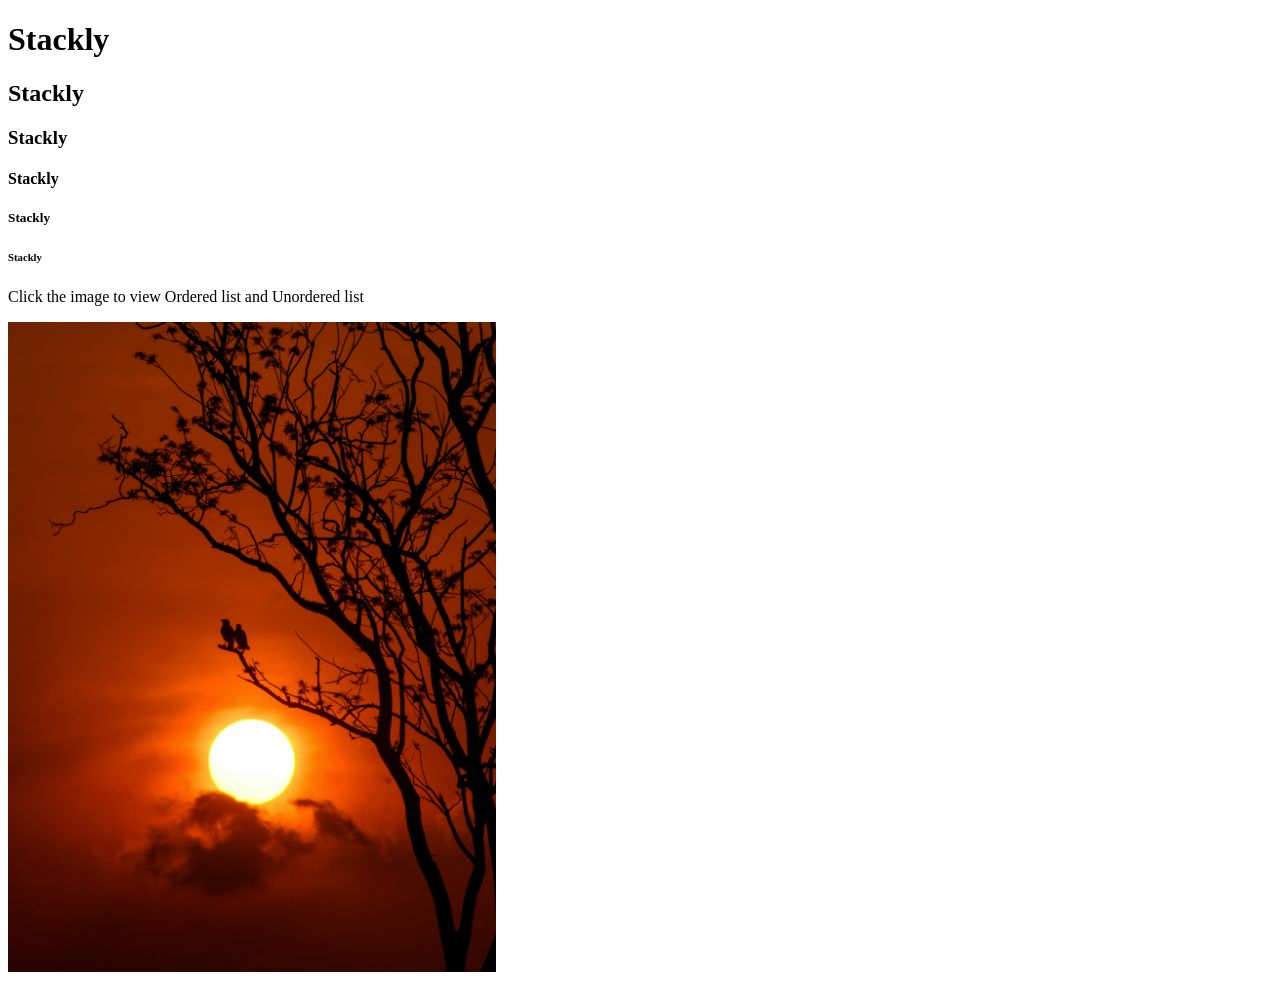
<file: Training File/index.html>
<!DOCTYPE html>
<html lang="en">
<head>
    <meta charset="UTF-8">
    <meta name="viewport" content="width=device-width, initial-scale=1.0">
    <title>HTML</title>
</head>
<body>
    
    <h1>Stackly</h1> 
    <h2>Stackly</h2>
    <h3>Stackly</h3>
    <h4>Stackly</h4>  
    <h5>Stackly</h5>
    <h6>Stackly</h6>

    <p>Click the image to view Ordered list and Unordered list</p>

    <a href="about.html" target="_blank"> <img src="./Assets/Images/img.jpg" "width="450" height="650" alt="About Image"> </a>

</body>
</html>
</file>
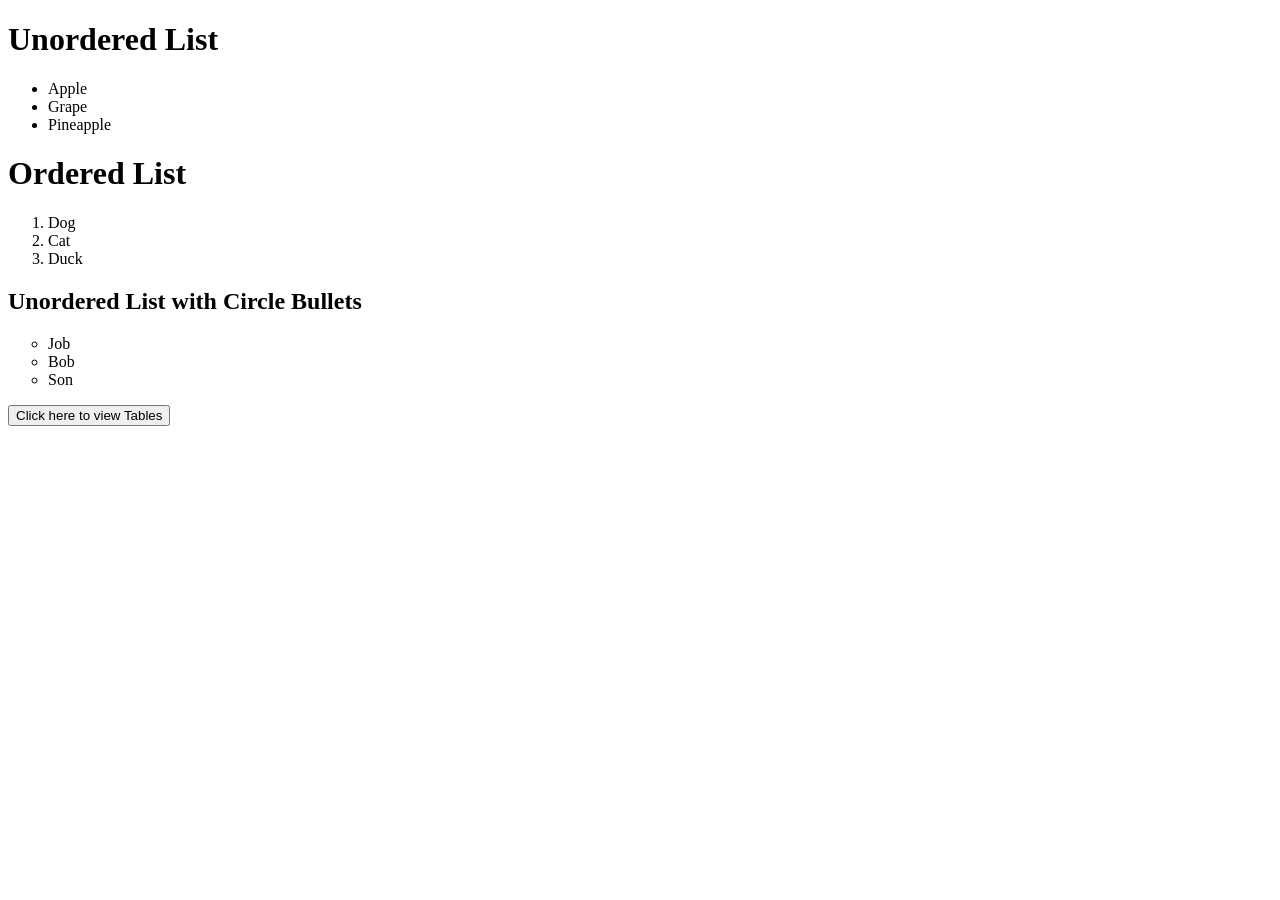
<file: Training File/about.html>
<!DOCTYPE html>
<html>
<body>
<h1>Unordered List</h1>
<ul>
<li>Apple</li>
<li>Grape</li>
<li>Pineapple</li>
</ul>
<h1>Ordered List</h1>
<ol>
<li>Dog</li>
<li>Cat</li>
<li>Duck</li>
</ol>
</body>
</html>
<!DOCTYPE html>
<html>
<body>
<h2>Unordered List with Circle Bullets</h2>
<ul style="list-style-type:circle;">
<li>Job</li>
<li>Bob</li>
<li>Son</li>
</ul>
<a href="./tables.html" target="_blank"> <p><button>Click here to view Tables</button></p> </a>
</body>
</html>
</file>
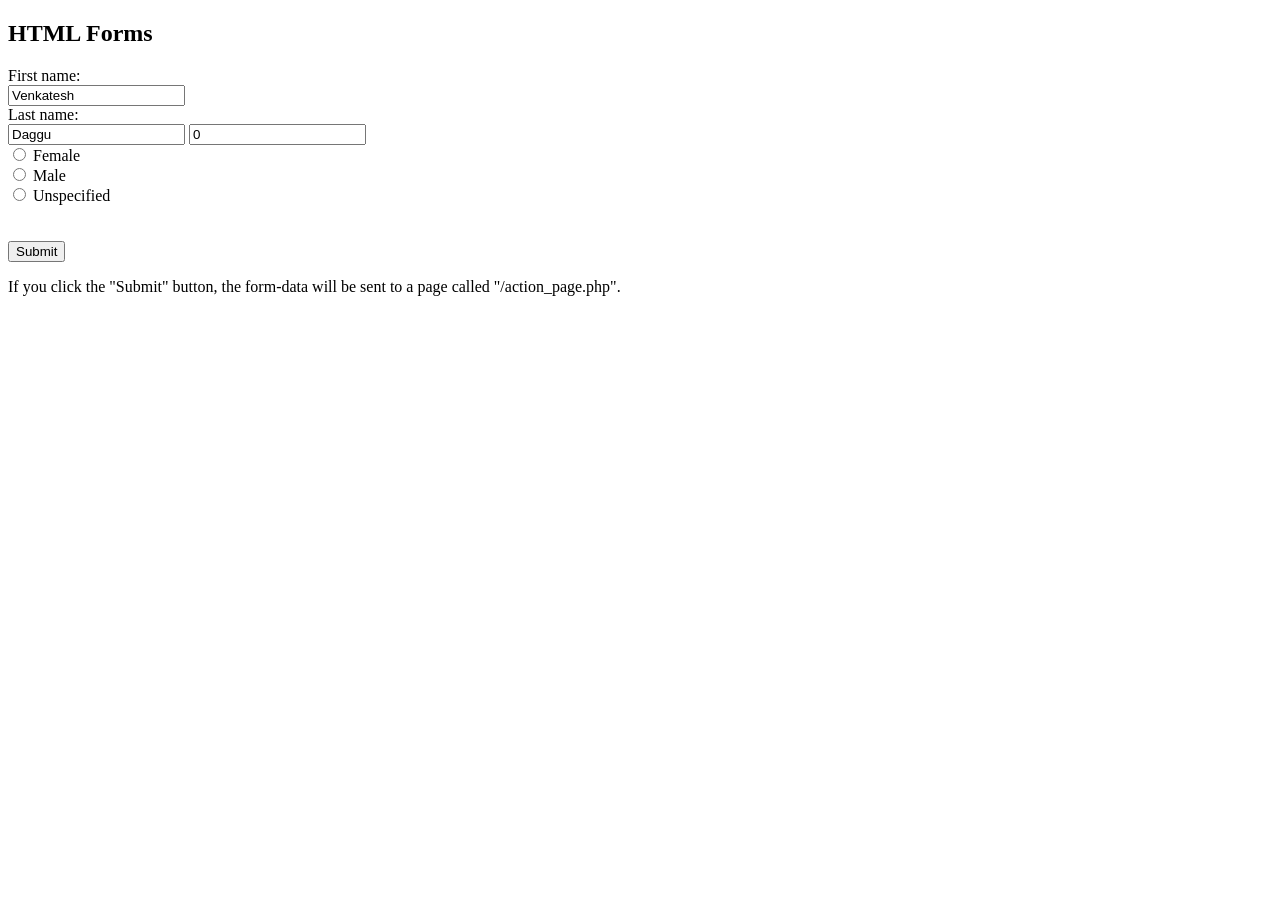
<file: Training File/forms.html>
<!DOCTYPE html>
<html>
<body>
<h2>HTML Forms</h2>
<form action="/action_page.php">
First name:<br>
<input type="text" name="firstname" value="Venkatesh">
<br>
Last name:<br>
<input type="text" name="lastname" value="Daggu">
<input type="text" name="age" value="0"><br>
<input type="radio" name="gender"> Female<br>
<input type="radio" name="gender"> Male<br>
<input type="radio" name="gender"> Unspecified<br>
<br><br>
<input type="submit" value="Submit">
</form>
<p>If you click the "Submit" button, the form-data will be sent to a page called "/action_page.php".</p>
</body>
</html>
</file>
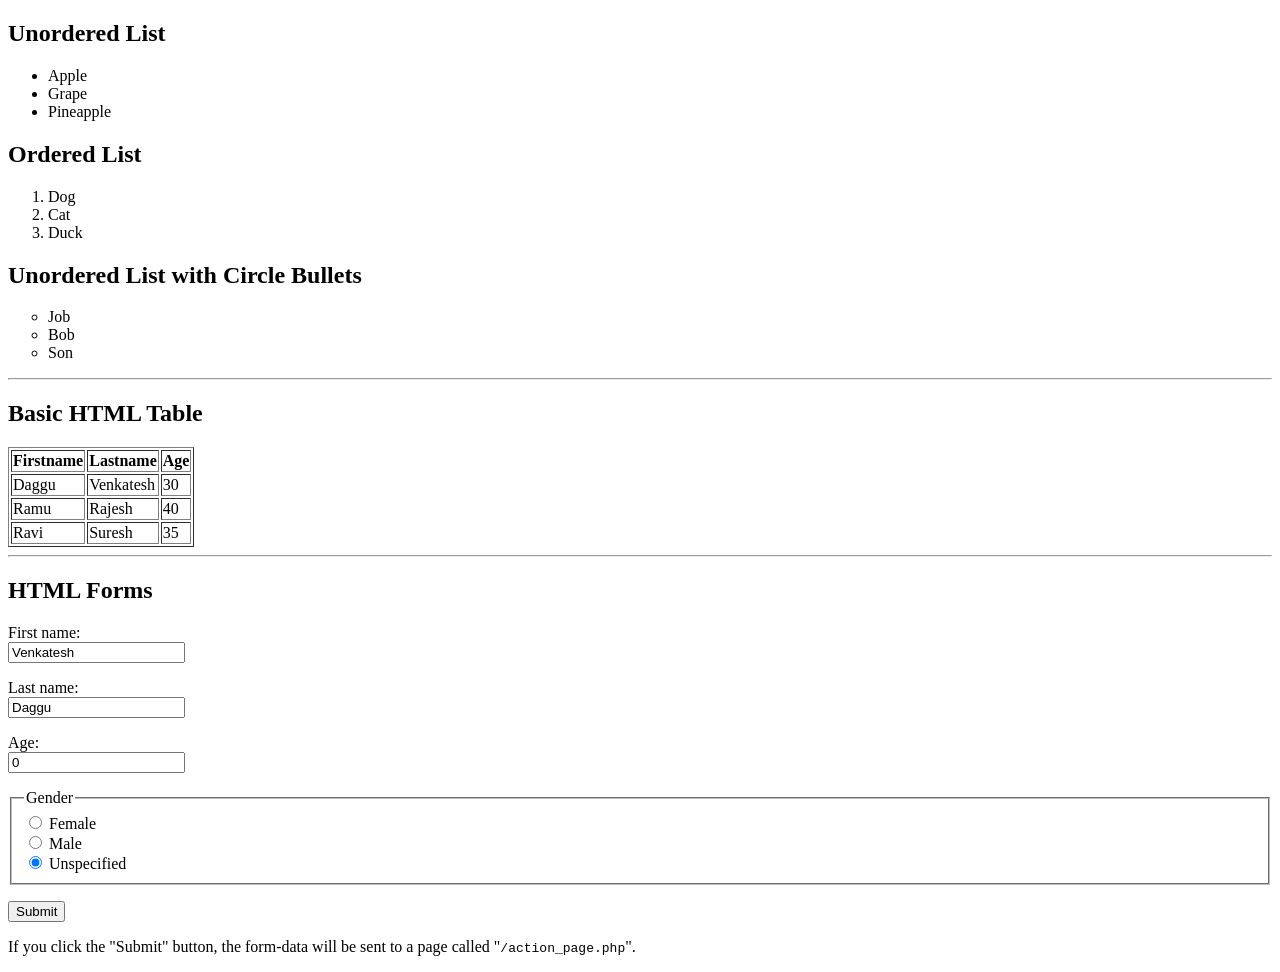
<file: Training File/new task.html>
<!DOCTYPE html>
<html lang="en">
<head>
  <meta charset="UTF-8">
  <title>HTML Basics: Lists, Tables, and Forms</title>
</head>
<body>

  <h2>Unordered List</h2>
  <ul>
    <li>Apple</li>
    <li>Grape</li>
    <li>Pineapple</li>
  </ul>

  <h2>Ordered List</h2>
  <ol>
    <li>Dog</li>
    <li>Cat</li>
    <li>Duck</li>
  </ol>

  <h2>Unordered List with Circle Bullets</h2>
  <ul type="circle">
    <li>Job</li>
    <li>Bob</li>
    <li>Son</li>
  </ul>

  <hr>

  <h2>Basic HTML Table</h2>
  <table border="1">
    <thead>
      <tr>
        <th>Firstname</th>
        <th>Lastname</th>
        <th>Age</th>
      </tr>
    </thead>
    <tbody>
      <tr>
        <td>Daggu</td>
        <td>Venkatesh</td>
        <td>30</td>
      </tr>
      <tr>
        <td>Ramu</td>
        <td>Rajesh</td>
        <td>40</td>
      </tr>
      <tr>
        <td>Ravi</td>
        <td>Suresh</td>
        <td>35</td>
      </tr>
    </tbody>
  </table>

  <hr>

  <h2>HTML Forms</h2>
  <form action="/action_page.php" method="POST">
    <p>
      <label for="firstname">First name:</label><br>
      <input type="text" id="firstname" name="firstname" value="Venkatesh">
    </p>

    <p>
      <label for="lastname">Last name:</label><br>
      <input type="text" id="lastname" name="lastname" value="Daggu">
    </p>

    <p>
      <label for="age">Age:</label><br>
      <input type="number" id="age" name="age" value="0">
    </p>

    <fieldset>
      <legend>Gender</legend>
      <input type="radio" id="female" name="gender" value="female">
      <label for="female">Female</label><br>

      <input type="radio" id="male" name="gender" value="male">
      <label for="male">Male</label><br>

      <input type="radio" id="unspecified" name="gender" value="unspecified" checked>
      <label for="unspecified">Unspecified</label>
    </fieldset>

    <p>
      <input type="submit" value="Submit">
    </p>
  </form>

  <p>If you click the "Submit" button, the form-data will be sent to a page called "<code>/action_page.php</code>".</p>

</body>
</html>
</file>
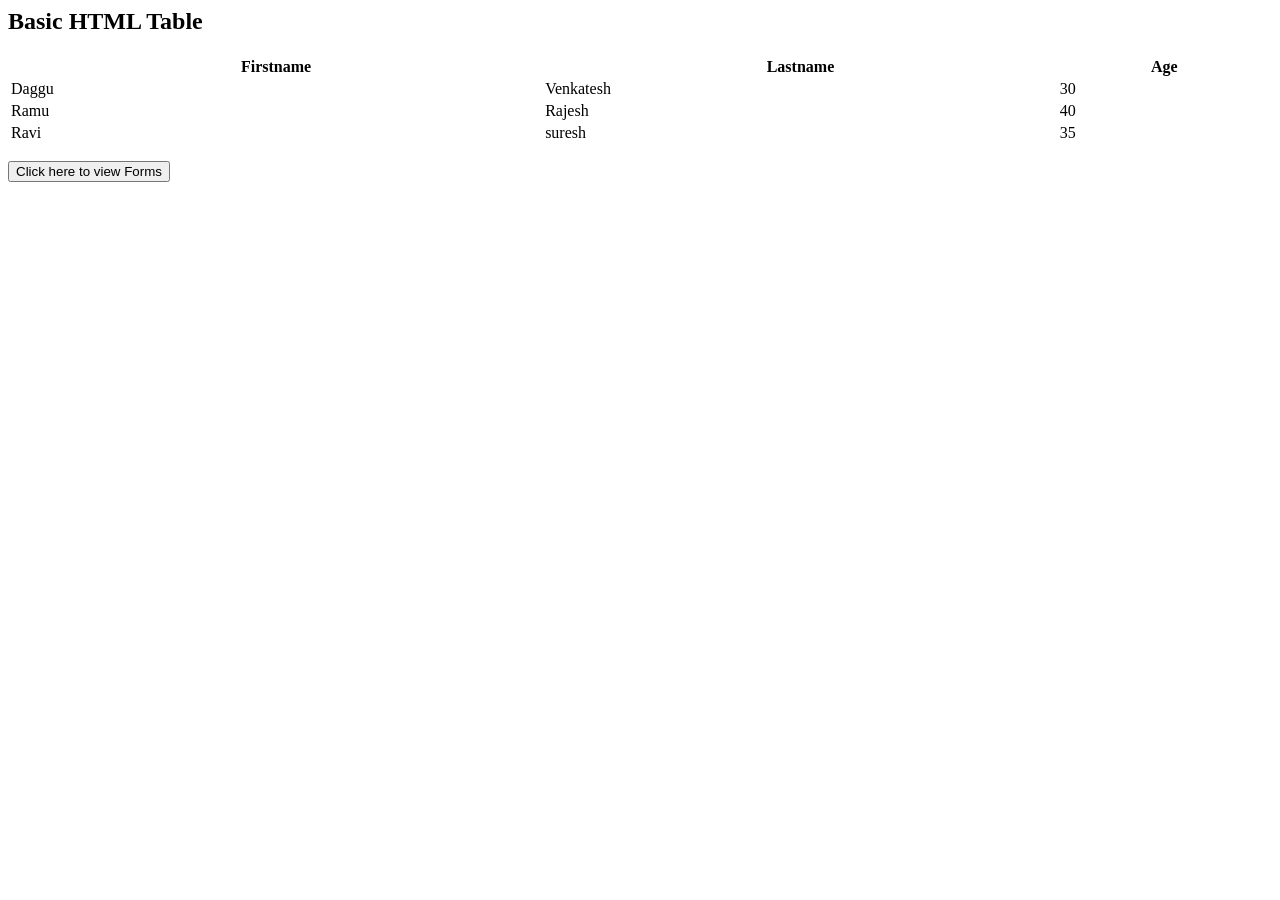
<file: Training File/tables.html>
<html>
<body>
<h2>Basic HTML Table</h2>
<table style="width:100%">
<tr>
<th>Firstname</th>
<th>Lastname</th>
<th>Age</th>
</tr>
<tr>
<td>Daggu</td>
<td>Venkatesh</td>
<td>30</td>
</tr>
<tr>
<td>Ramu</td>
<td>Rajesh</td>
<td>40</td>
</tr>
<tr>
<td>Ravi</td>
<td>suresh</td>
<td>35</td>
</tr>
</table>
<a href="./Forms.html" target="_blank"> <p><button>Click here to view Forms</button></p> </a>
</body>
</html>
</file>
<file: CSS Project/style.css>
* {
    box-sizing: flex;
    margin: 0;
    padding: 0;
}

body {
    min-height: 100vh;
    display: flex;
    justify-content: center;
    align-items: center;
    background: black;
    font-family: Arial, Helvetica, sans-serif;
}

.profile-card {
    width: 300px;
    min-height: 385px;
    background: white;
    border: 1px solid lightgray;
    border-radius: 16px;
    box-shadow: 0 10px 25px lightgray;
    
    display: flex;
    flex-direction: column;
    align-items: center;

    padding: 30px 25px;
}

.avatar {
    width: 150px;
    height: 150px;
    border-radius: 50%;
    background: white;
    color: white;
    border: flex;  
    display: flex;
    justify-content: center;
    align-items: Left;

    font-size: 36px;
    margin-bottom: 18px;
}

h1 {
    font-size: 20px;
    color: black;
    margin-bottom: 7px;
}

.role {
    font-size: 240;
    color: darkcyan;
    margin-bottom: 27px;
}

.description {
    text-align: center;
    font-size: 16px;
    line-height: 1.8;
    color:black;
    margin-bottom: 17px;
}

.skills {
    
  display: flex;
    gap: 9px;
    margin-bottom: 22px;
}

.skills span {
    background:goldenrod;
    color: white;
    font-size: 12px;
    padding: 6px 13px;
    border-radius: 20px;
}

button {
    border: flex;
    background:black;
    color: white;
    font-size: 14px;
    padding: 10px 15px;
    border-radius: 7px;
    cursor: pointer;
}

button:hover {
    background:darkcyan;
}
</file>
